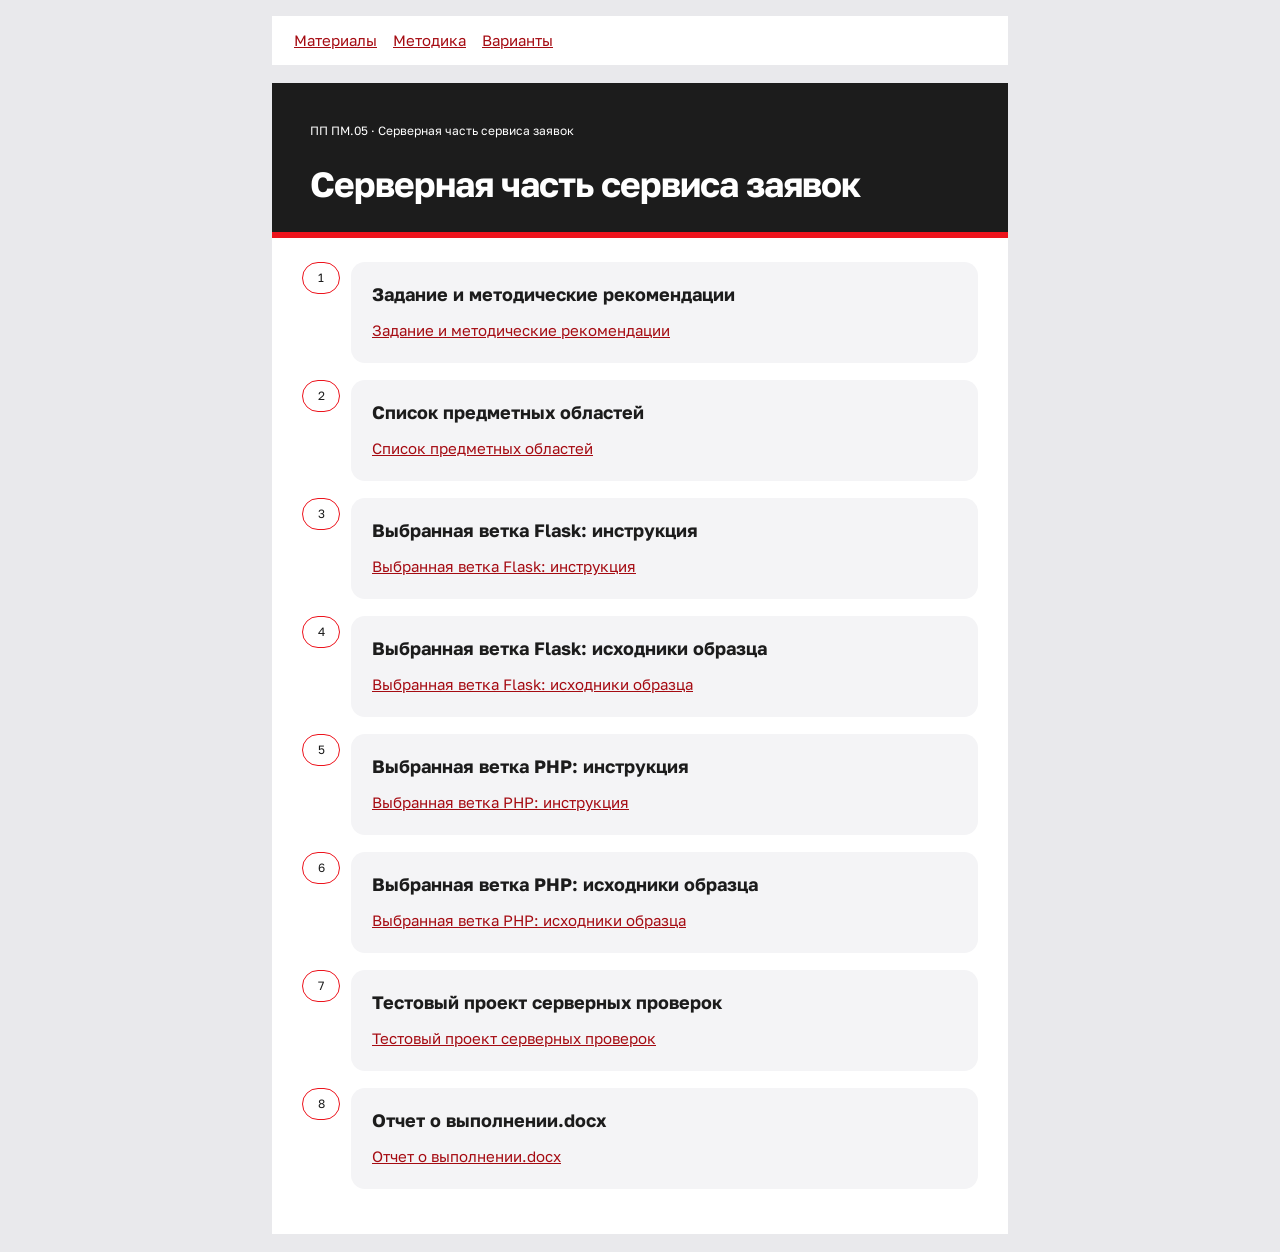
<file: site/index.html>
<!doctype html><html lang="ru"><meta charset="utf-8"><meta name="viewport" content="width=device-width,initial-scale=1"><title>Серверная часть сервиса заявок</title><style>@font-face{font-family:Golos;src:url(assets/fonts/GolosText-Regular.ttf)}@font-face{font-family:Golos;src:url(assets/fonts/GolosText-Bold.ttf);font-weight:700}*{box-sizing:border-box}body{margin:0;background:#e9e9ec;color:#1c1c1c;font:15px/1.65 Golos,Arial,sans-serif}nav{max-width:736px;margin:16px auto;background:#fff;padding:12px 22px}nav a{margin-right:16px;color:#a50b12}article{max-width:736px;margin:18px auto;background:#fff}header{padding:34px 38px 28px;background:#1c1c1c;color:white;border-bottom:6px solid #ed131c}header h1{font-size:35px;line-height:1.15;letter-spacing:-1px;margin:22px 0 0}header small{font-size:12px}.content{padding:24px 30px 28px}.step{display:grid;grid-template-columns:38px 1fr;gap:11px;margin:0 0 17px}.num{height:32px;min-width:38px;border:1.5px solid #ed131c;border-radius:18px;text-align:center;font-size:12px;line-height:29px;background:white}.block{padding:20px 21px;border-radius:14px;background:#f4f4f6}.block h2{font-size:18px;line-height:1.35;margin:0 0 12px}.block p{margin:0 0 10px;overflow-wrap:anywhere}pre{font:12px/1.65 Consolas,monospace;white-space:pre-wrap;overflow-wrap:anywhere;background:white;padding:15px;border:1px solid #dfe1e5;border-radius:7px}img{display:block;max-width:100%;height:auto}figcaption{font-size:13px;line-height:1.6}a{color:#a50b12}@media(max-width:570px){header{padding:29px 22px 24px}header h1{font-size:30px}.content{padding:23px 16px 24px}.step{grid-template-columns:27px 1fr;gap:8px}.num{min-width:27px;font-size:11px}.block{padding:17px 15px}}</style><nav><a href="index.html">Материалы</a><a href="lessons.html">Методика</a><a href="areas.html">Варианты</a></nav><article><header><small>ПП ПМ.05 · Серверная часть сервиса заявок</small><h1>Серверная часть сервиса заявок</h1></header><div class="content"><div class="step"><span class="num">1</span><section class="block"><h2>Задание и методические рекомендации</h2><a href="https://raw.githubusercontent.com/OlgaKraven/2026-2027-09.02.07-rvmp-pp-pm.05-sem07/main/site/downloads/assignment.pdf">Задание и методические рекомендации</a></section></div><div class="step"><span class="num">2</span><section class="block"><h2>Список предметных областей</h2><a href="https://raw.githubusercontent.com/OlgaKraven/2026-2027-09.02.07-rvmp-pp-pm.05-sem07/main/site/downloads/guide.pdf">Список предметных областей</a></section></div><div class="step"><span class="num">3</span><section class="block"><h2>Выбранная ветка Flask: инструкция</h2><a href="https://raw.githubusercontent.com/OlgaKraven/2026-2027-09.02.07-rvmp-pp-pm.05-sem07/main/site/downloads/flask.pdf">Выбранная ветка Flask: инструкция</a></section></div><div class="step"><span class="num">4</span><section class="block"><h2>Выбранная ветка Flask: исходники образца</h2><a href="https://raw.githubusercontent.com/OlgaKraven/2026-2027-09.02.07-rvmp-pp-pm.05-sem07/main/site/downloads/flask.zip">Выбранная ветка Flask: исходники образца</a></section></div><div class="step"><span class="num">5</span><section class="block"><h2>Выбранная ветка PHP: инструкция</h2><a href="https://raw.githubusercontent.com/OlgaKraven/2026-2027-09.02.07-rvmp-pp-pm.05-sem07/main/site/downloads/php.pdf">Выбранная ветка PHP: инструкция</a></section></div><div class="step"><span class="num">6</span><section class="block"><h2>Выбранная ветка PHP: исходники образца</h2><a href="https://raw.githubusercontent.com/OlgaKraven/2026-2027-09.02.07-rvmp-pp-pm.05-sem07/main/site/downloads/php.zip">Выбранная ветка PHP: исходники образца</a></section></div><div class="step"><span class="num">7</span><section class="block"><h2>Тестовый проект серверных проверок</h2><a href="https://raw.githubusercontent.com/OlgaKraven/2026-2027-09.02.07-rvmp-pp-pm.05-sem07/main/site/downloads/tests.zip">Тестовый проект серверных проверок</a></section></div><div class="step"><span class="num">8</span><section class="block"><h2>Отчет о выполнении.docx</h2><a href="https://raw.githubusercontent.com/OlgaKraven/2026-2027-09.02.07-rvmp-pp-pm.05-sem07/main/site/downloads/Отчет%20о%20выполнении.docx">Отчет о выполнении.docx</a></section></div></div></article></html>
</file>
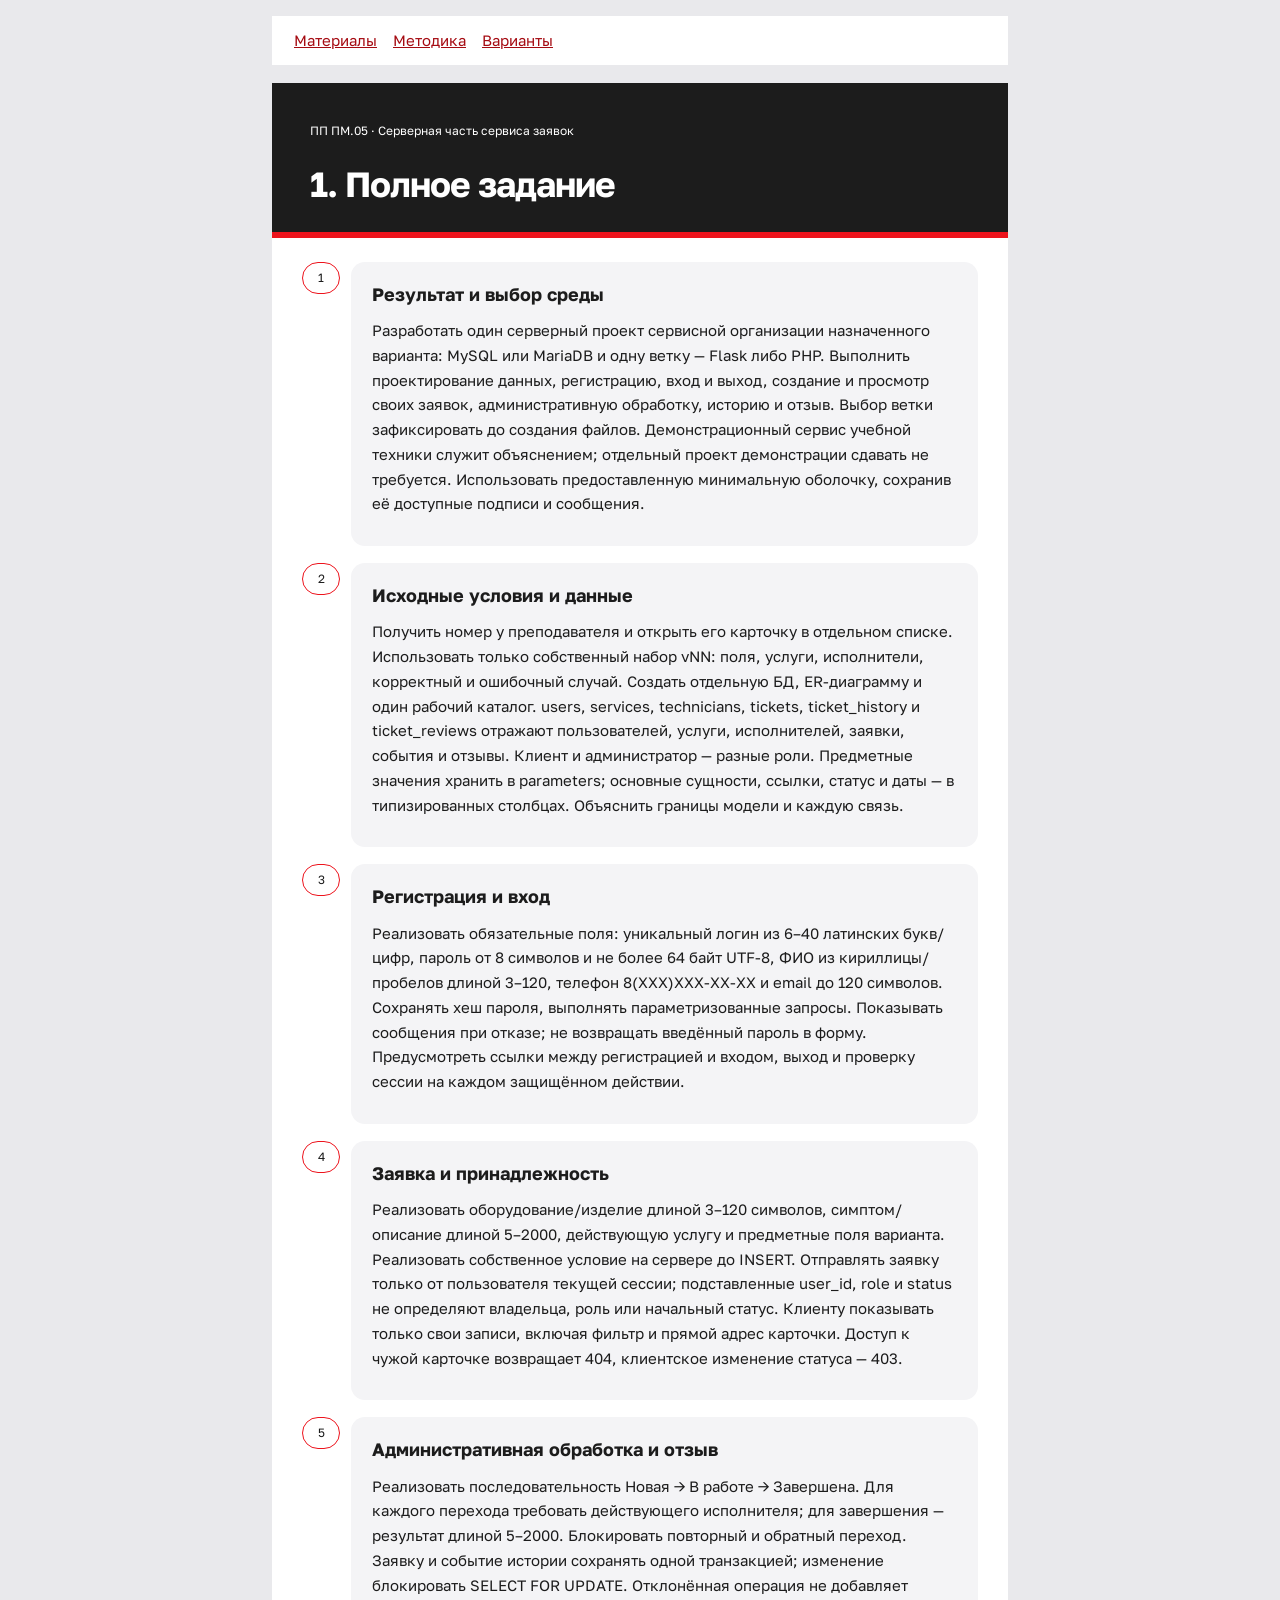
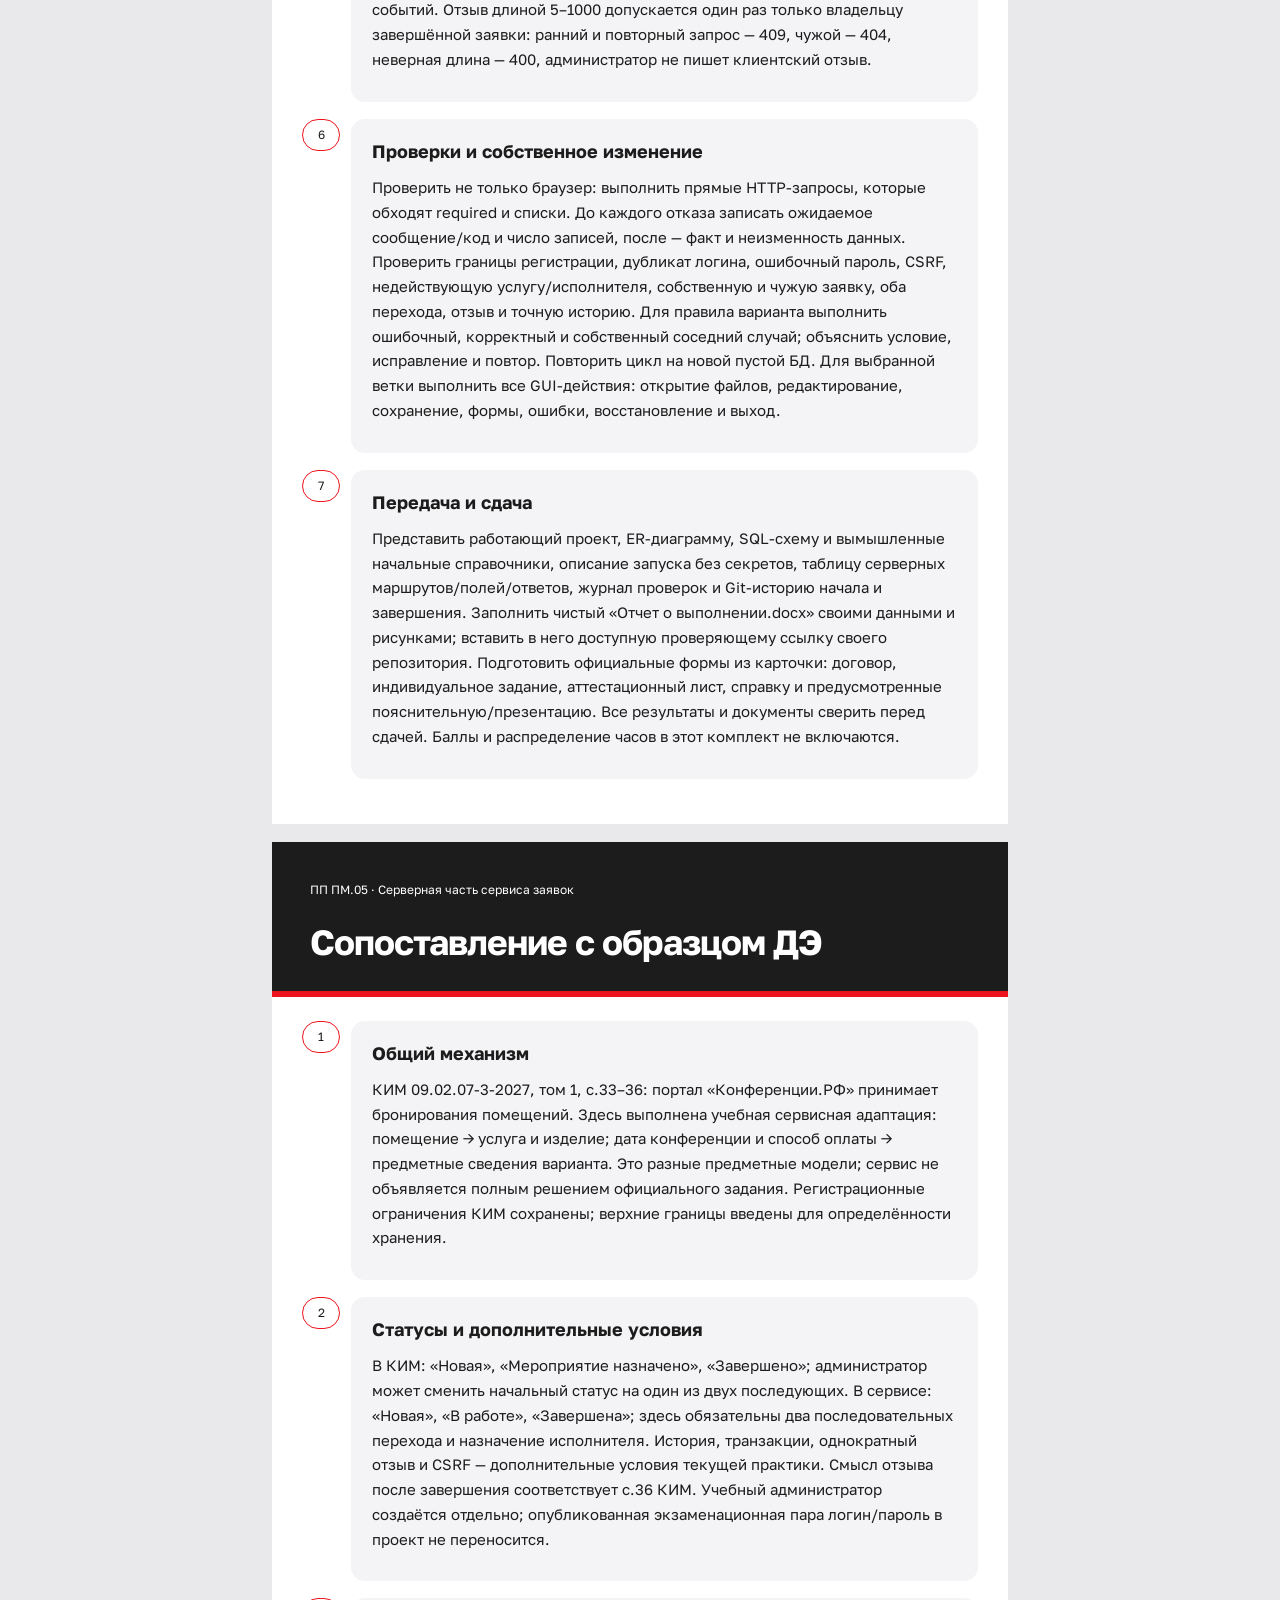
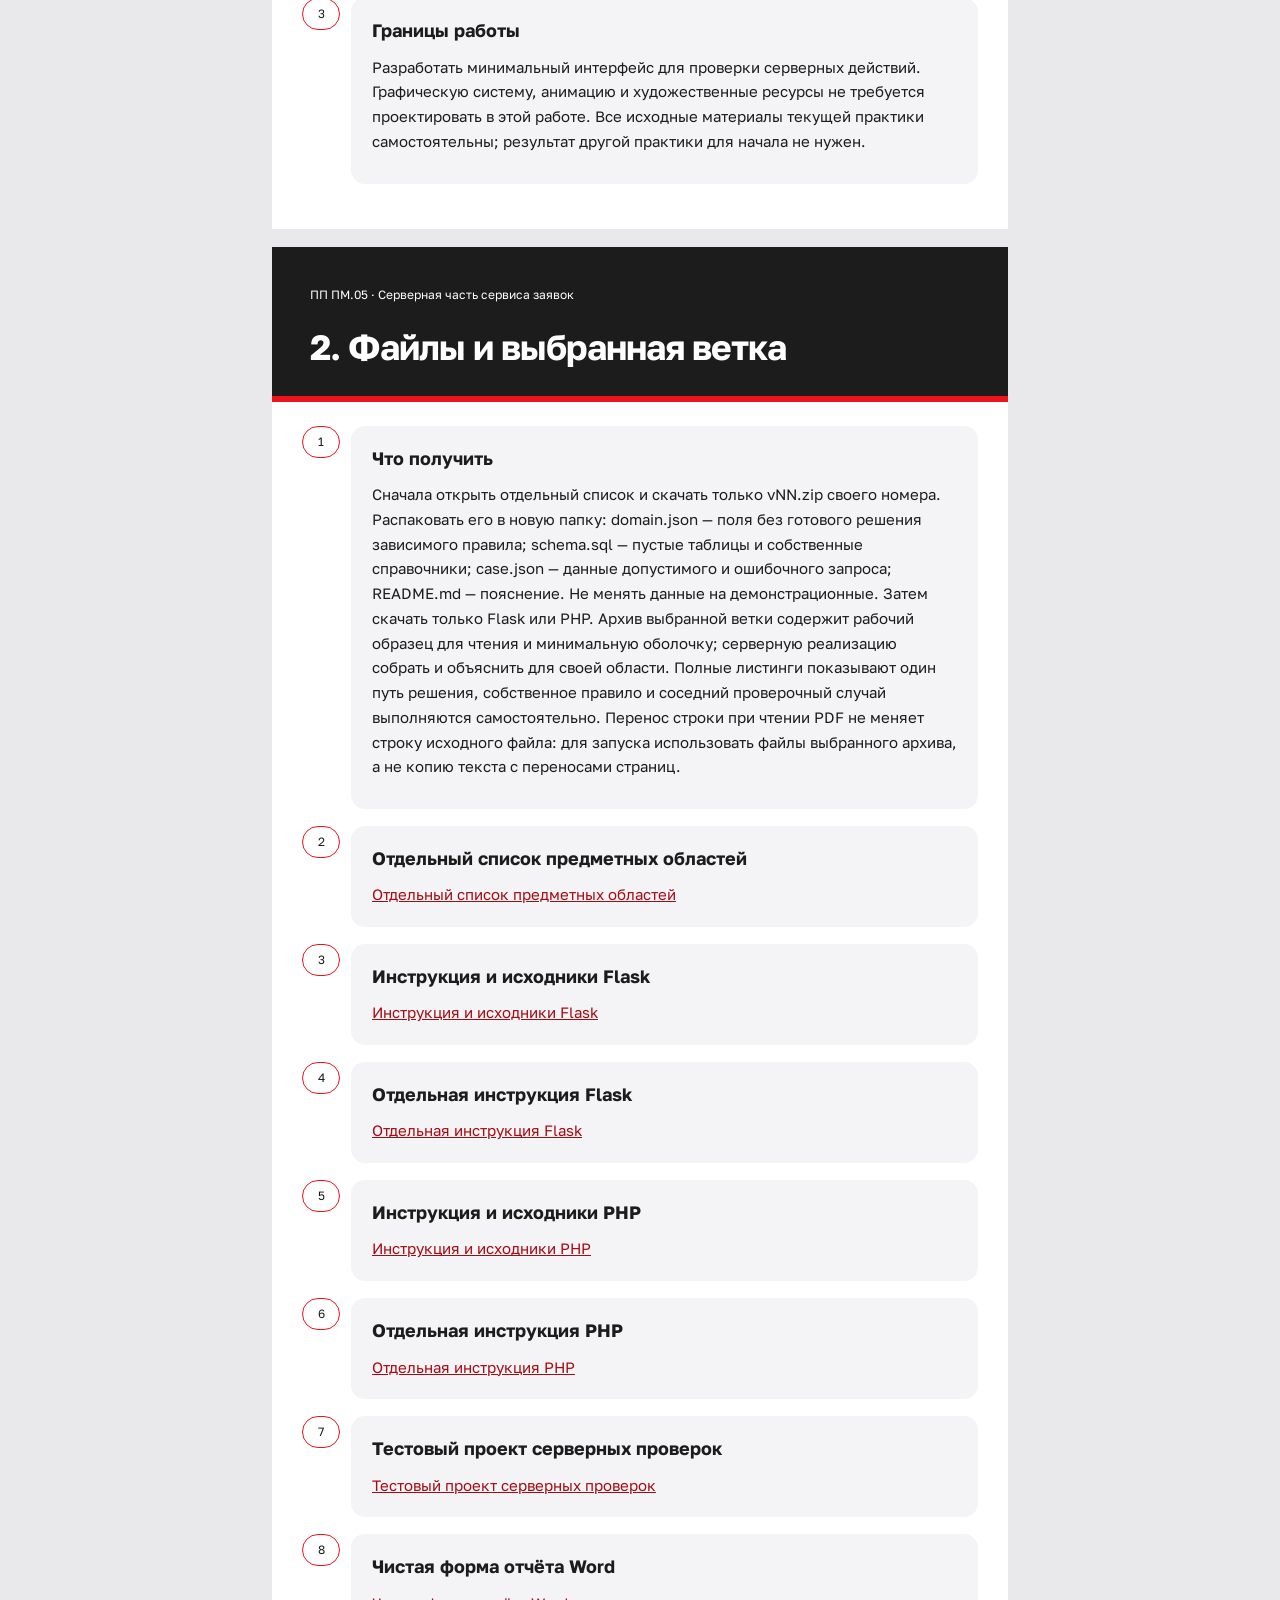
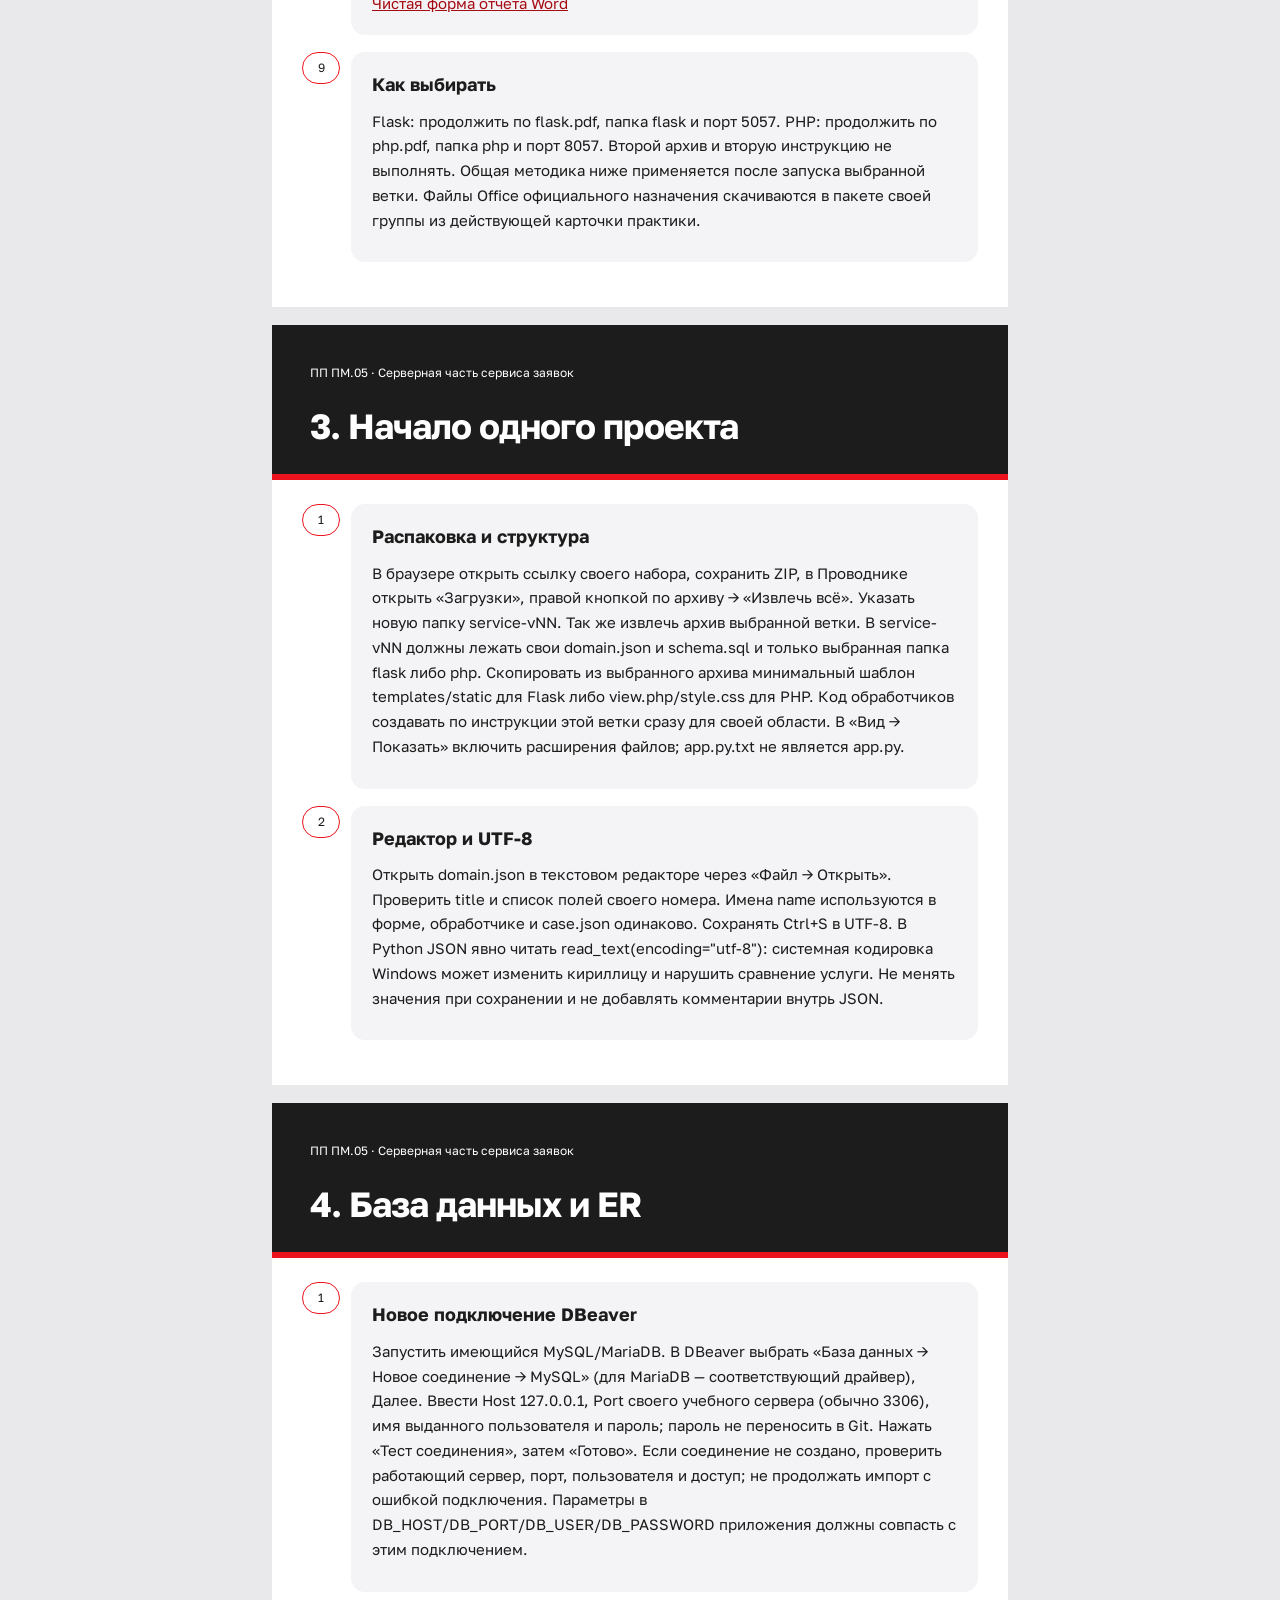
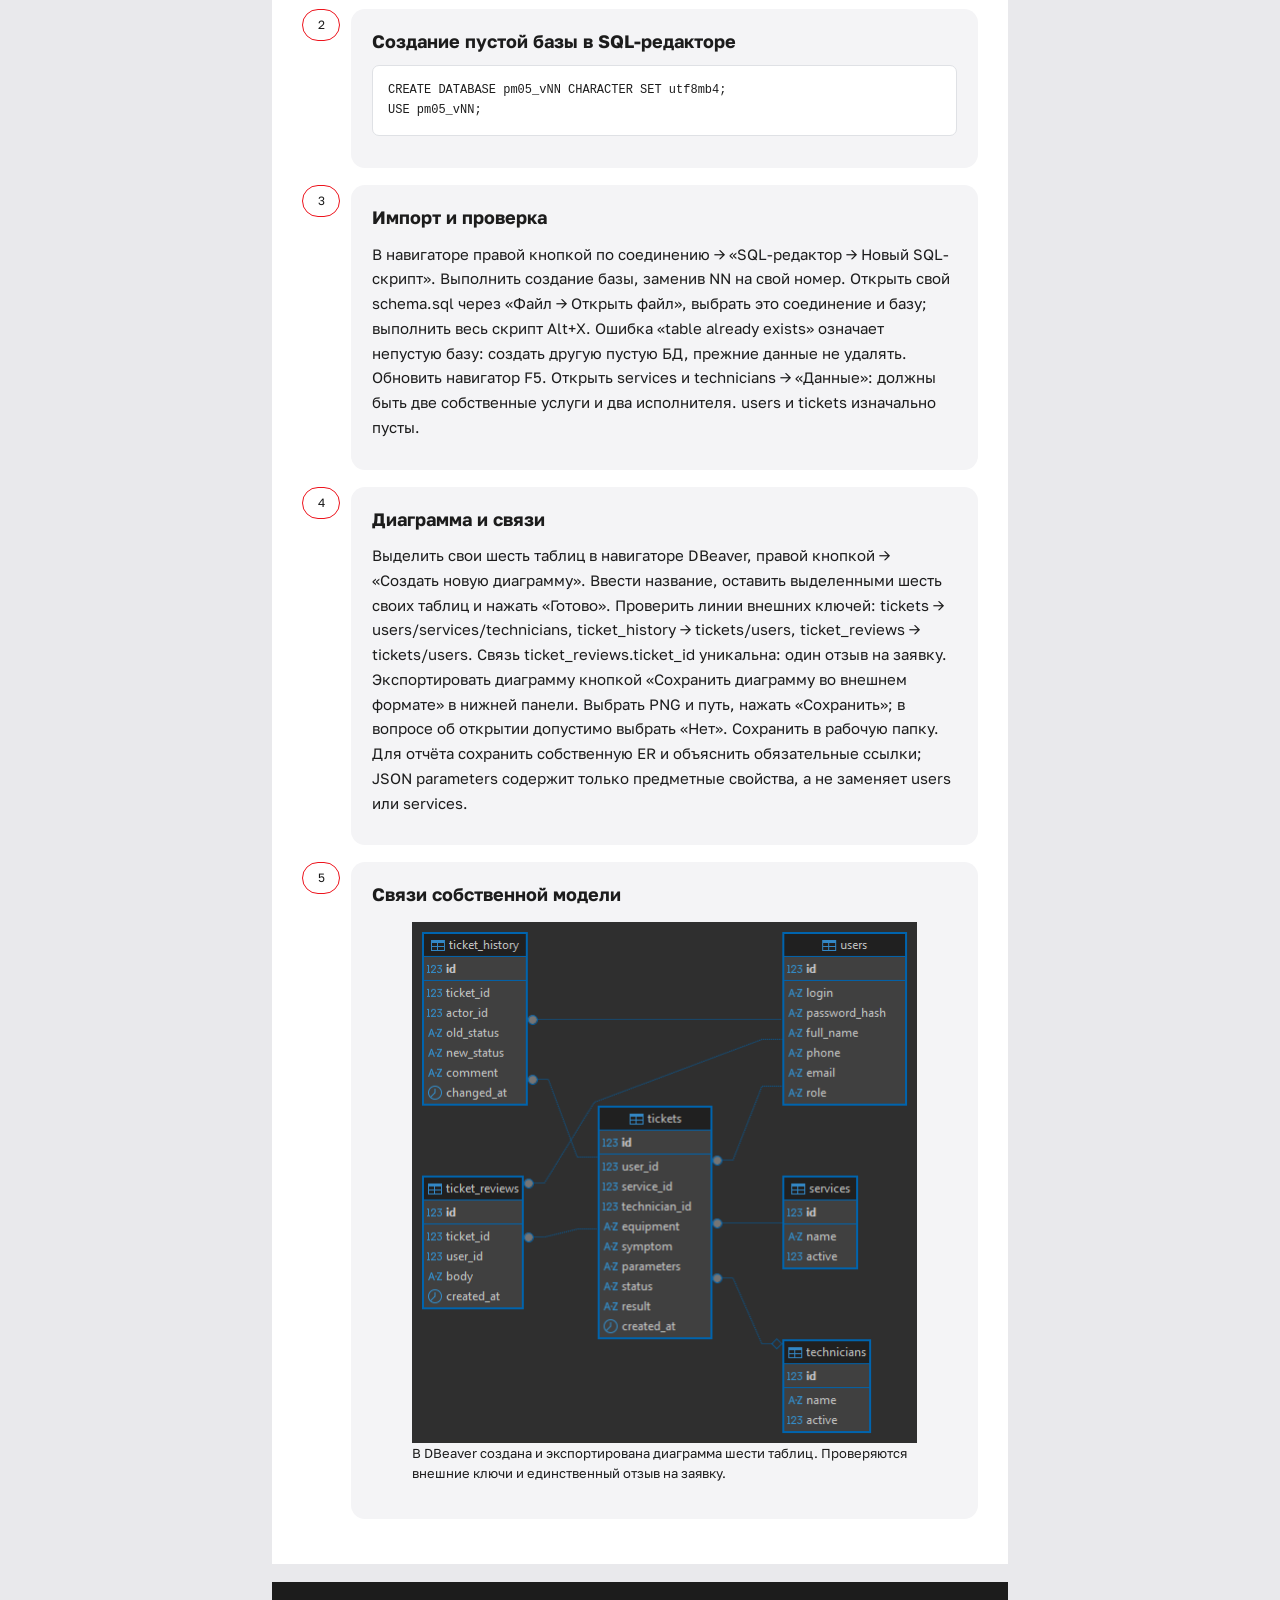
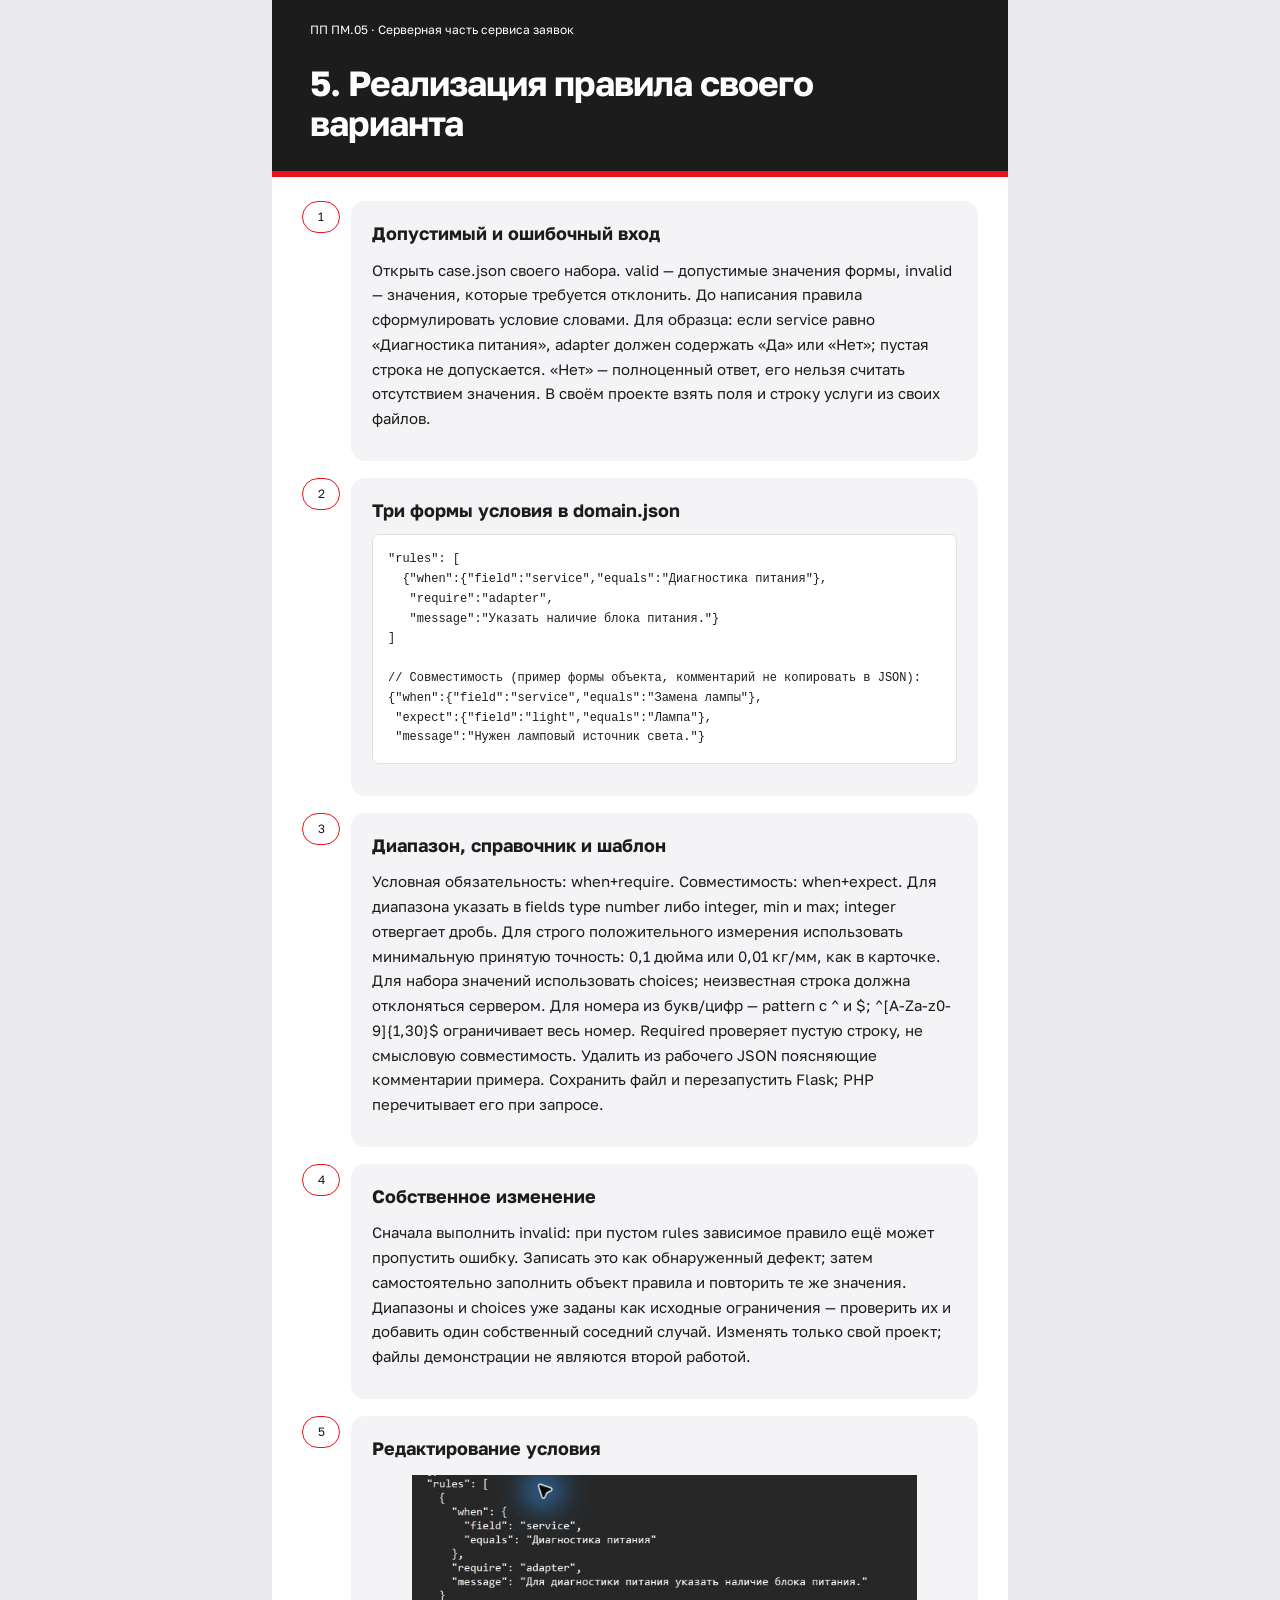
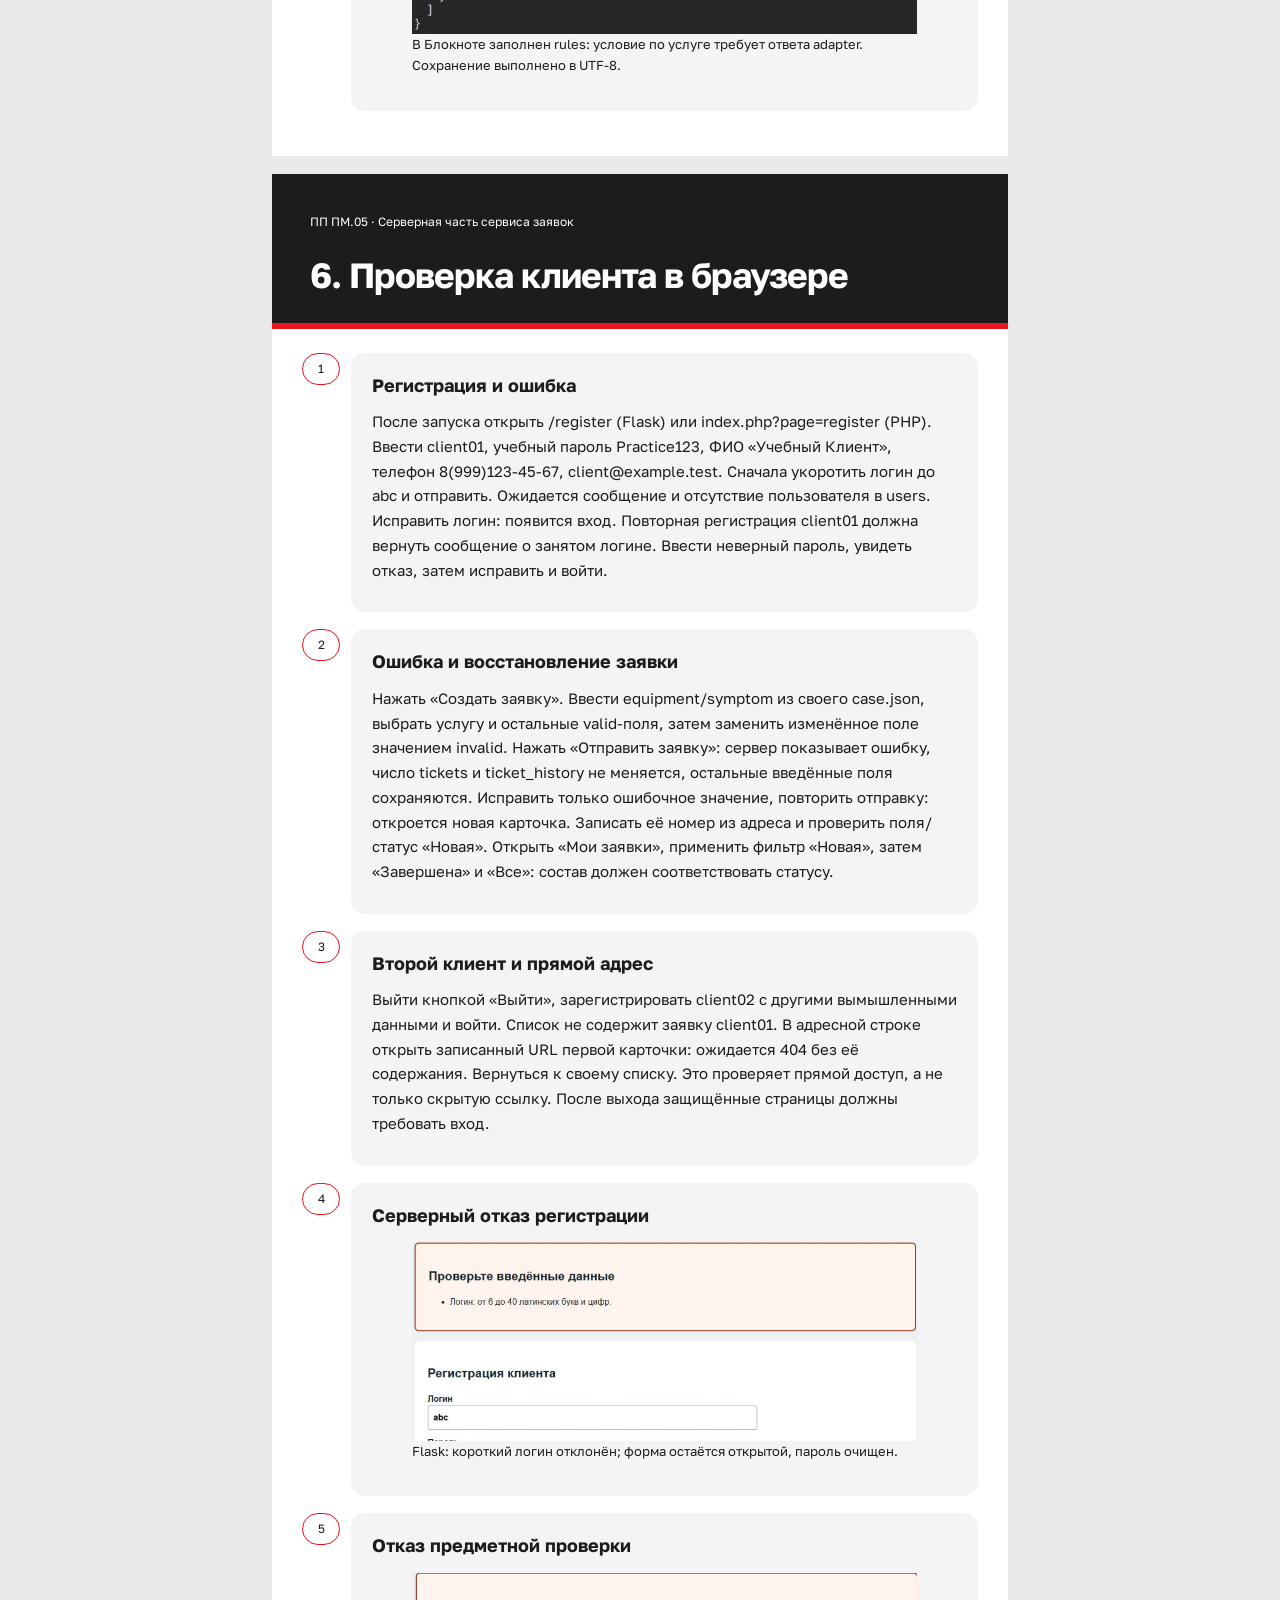
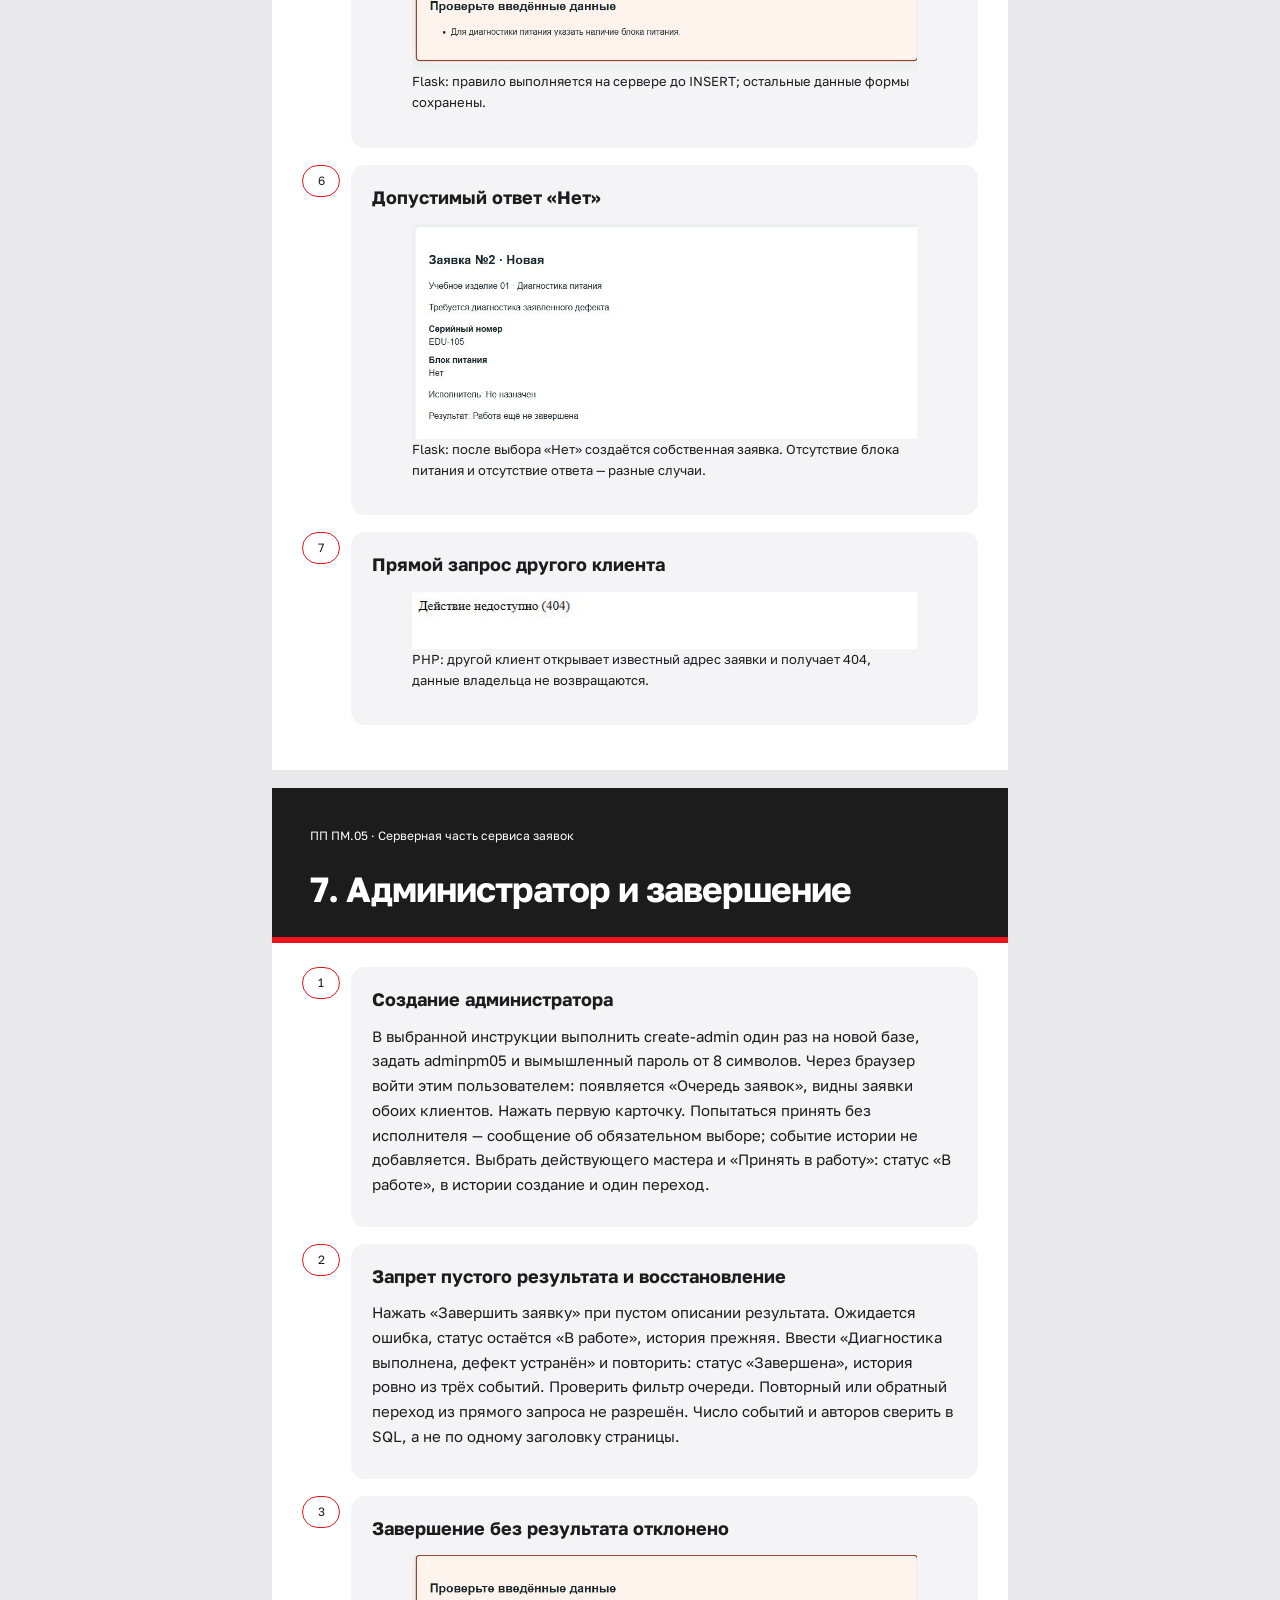
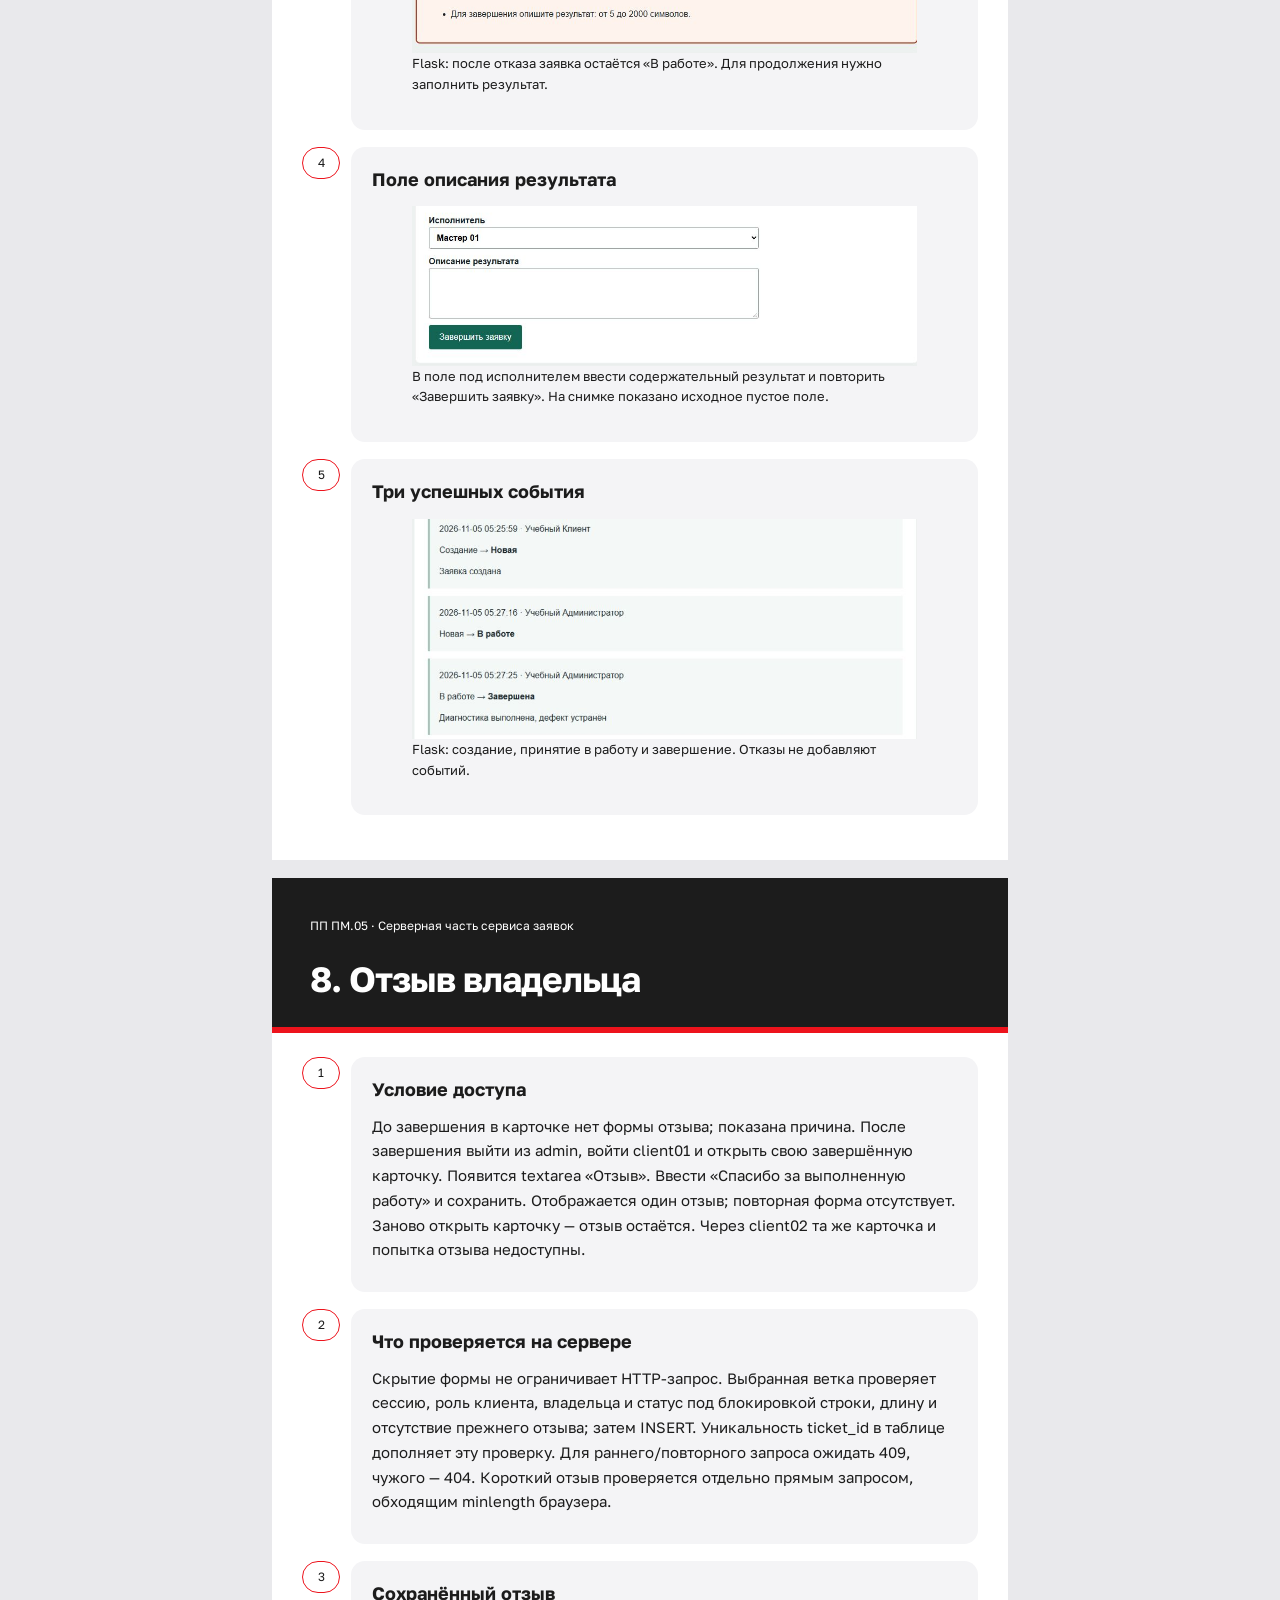
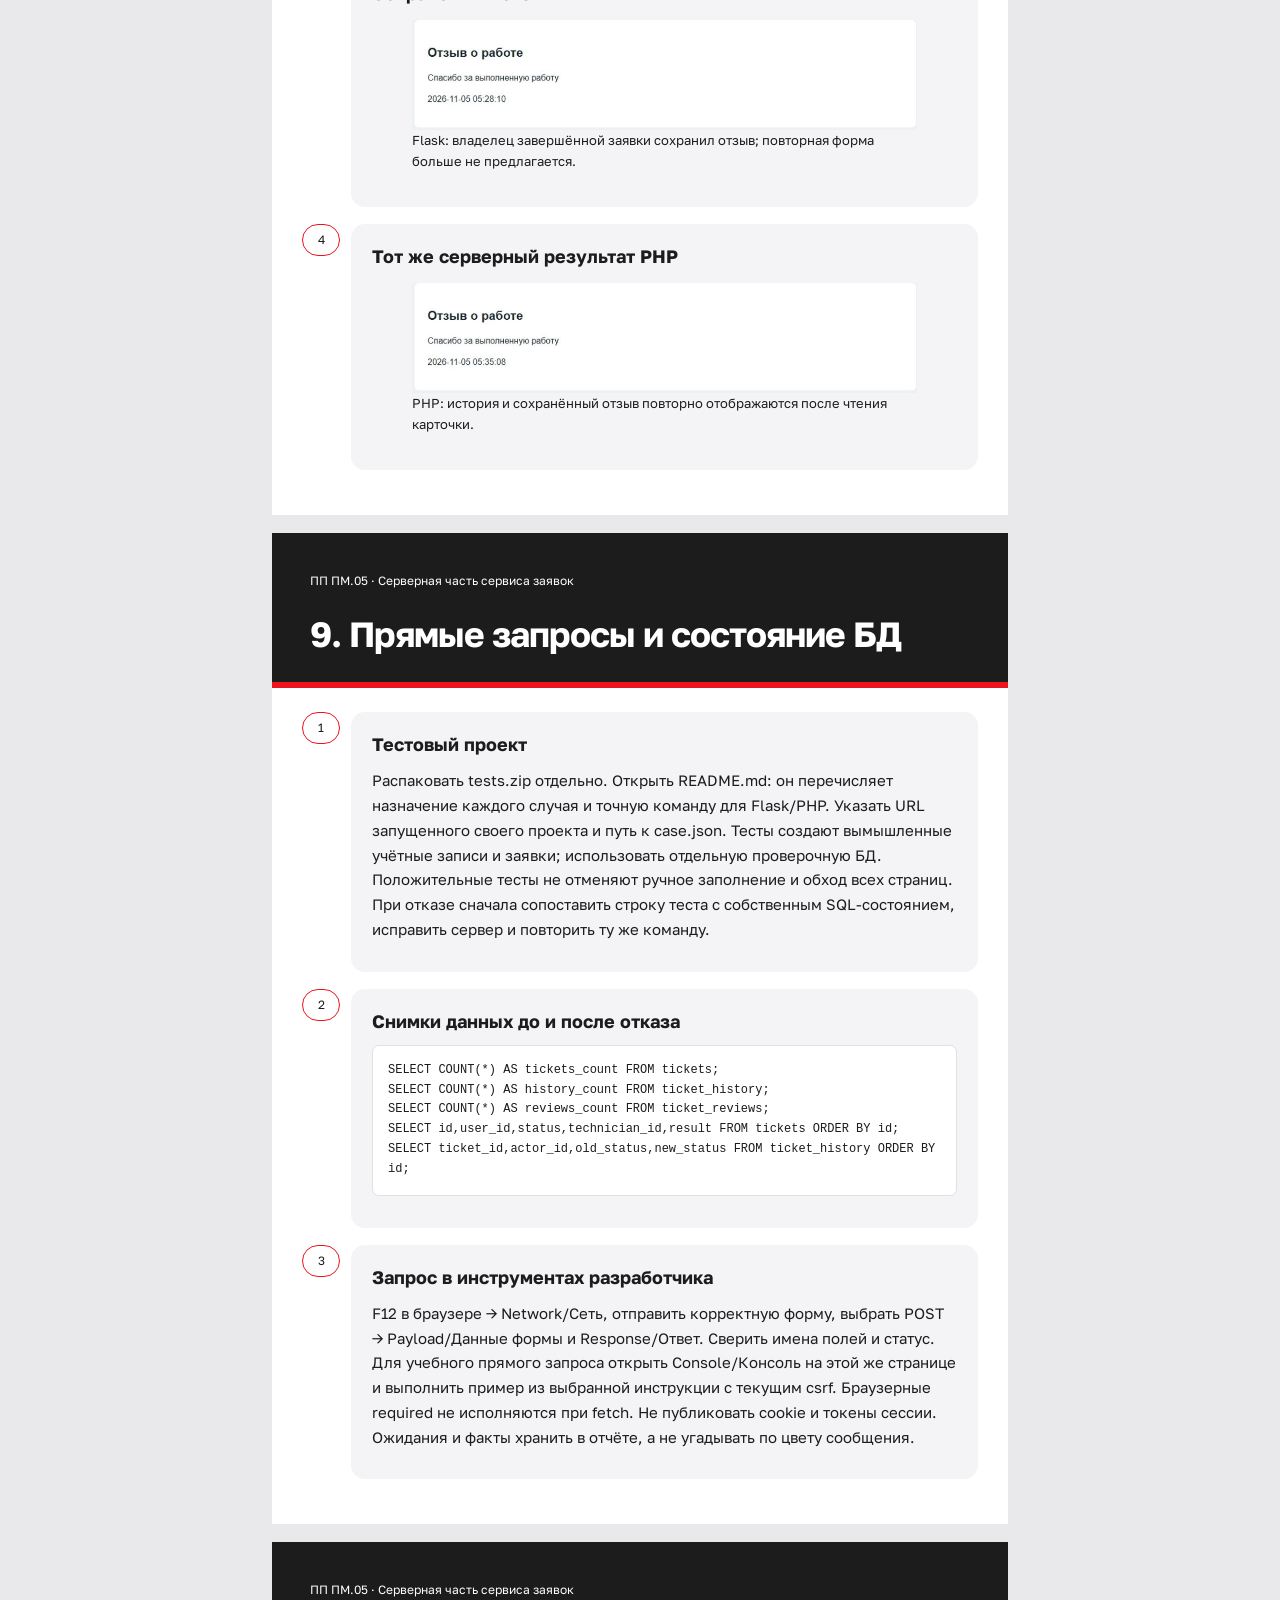
<file: site/lessons.html>
<!doctype html><html lang="ru"><meta charset="utf-8"><meta name="viewport" content="width=device-width,initial-scale=1"><title>Задание и методические рекомендации</title><style>@font-face{font-family:Golos;src:url(assets/fonts/GolosText-Regular.ttf)}@font-face{font-family:Golos;src:url(assets/fonts/GolosText-Bold.ttf);font-weight:700}*{box-sizing:border-box}body{margin:0;background:#e9e9ec;color:#1c1c1c;font:15px/1.65 Golos,Arial,sans-serif}nav{max-width:736px;margin:16px auto;background:#fff;padding:12px 22px}nav a{margin-right:16px;color:#a50b12}article{max-width:736px;margin:18px auto;background:#fff}header{padding:34px 38px 28px;background:#1c1c1c;color:white;border-bottom:6px solid #ed131c}header h1{font-size:35px;line-height:1.15;letter-spacing:-1px;margin:22px 0 0}header small{font-size:12px}.content{padding:24px 30px 28px}.step{display:grid;grid-template-columns:38px 1fr;gap:11px;margin:0 0 17px}.num{height:32px;min-width:38px;border:1.5px solid #ed131c;border-radius:18px;text-align:center;font-size:12px;line-height:29px;background:white}.block{padding:20px 21px;border-radius:14px;background:#f4f4f6}.block h2{font-size:18px;line-height:1.35;margin:0 0 12px}.block p{margin:0 0 10px;overflow-wrap:anywhere}pre{font:12px/1.65 Consolas,monospace;white-space:pre-wrap;overflow-wrap:anywhere;background:white;padding:15px;border:1px solid #dfe1e5;border-radius:7px}img{display:block;max-width:100%;height:auto}figcaption{font-size:13px;line-height:1.6}a{color:#a50b12}@media(max-width:570px){header{padding:29px 22px 24px}header h1{font-size:30px}.content{padding:23px 16px 24px}.step{grid-template-columns:27px 1fr;gap:8px}.num{min-width:27px;font-size:11px}.block{padding:17px 15px}}</style><nav><a href="index.html">Материалы</a><a href="lessons.html">Методика</a><a href="areas.html">Варианты</a></nav><article><header><small>ПП ПМ.05 · Серверная часть сервиса заявок</small><h1>1. Полное задание</h1></header><div class="content"><div class="step"><span class="num">1</span><section class="block"><h2>Результат и выбор среды</h2><p>Разработать один серверный проект сервисной организации назначенного варианта: MySQL или MariaDB и одну ветку — Flask либо PHP. Выполнить проектирование данных, регистрацию, вход и выход, создание и просмотр своих заявок, административную обработку, историю и отзыв. Выбор ветки зафиксировать до создания файлов. Демонстрационный сервис учебной техники служит объяснением; отдельный проект демонстрации сдавать не требуется. Использовать предоставленную минимальную оболочку, сохранив её доступные подписи и сообщения.</p></section></div><div class="step"><span class="num">2</span><section class="block"><h2>Исходные условия и данные</h2><p>Получить номер у преподавателя и открыть его карточку в отдельном списке. Использовать только собственный набор vNN: поля, услуги, исполнители, корректный и ошибочный случай. Создать отдельную БД, ER-диаграмму и один рабочий каталог. users, services, technicians, tickets, ticket_history и ticket_reviews отражают пользователей, услуги, исполнителей, заявки, события и отзывы. Клиент и администратор — разные роли. Предметные значения хранить в parameters; основные сущности, ссылки, статус и даты — в типизированных столбцах. Объяснить границы модели и каждую связь.</p></section></div><div class="step"><span class="num">3</span><section class="block"><h2>Регистрация и вход</h2><p>Реализовать обязательные поля: уникальный логин из 6–40 латинских букв/цифр, пароль от 8 символов и не более 64 байт UTF-8, ФИО из кириллицы/пробелов длиной 3–120, телефон 8(XXX)XXX-XX-XX и email до 120 символов. Сохранять хеш пароля, выполнять параметризованные запросы. Показывать сообщения при отказе; не возвращать введённый пароль в форму. Предусмотреть ссылки между регистрацией и входом, выход и проверку сессии на каждом защищённом действии.</p></section></div><div class="step"><span class="num">4</span><section class="block"><h2>Заявка и принадлежность</h2><p>Реализовать оборудование/изделие длиной 3–120 символов, симптом/описание длиной 5–2000, действующую услугу и предметные поля варианта. Реализовать собственное условие на сервере до INSERT. Отправлять заявку только от пользователя текущей сессии; подставленные user_id, role и status не определяют владельца, роль или начальный статус. Клиенту показывать только свои записи, включая фильтр и прямой адрес карточки. Доступ к чужой карточке возвращает 404, клиентское изменение статуса — 403.</p></section></div><div class="step"><span class="num">5</span><section class="block"><h2>Административная обработка и отзыв</h2><p>Реализовать последовательность Новая → В работе → Завершена. Для каждого перехода требовать действующего исполнителя; для завершения — результат длиной 5–2000. Блокировать повторный и обратный переход. Заявку и событие истории сохранять одной транзакцией; изменение блокировать SELECT FOR UPDATE. Отклонённая операция не добавляет событий. Отзыв длиной 5–1000 допускается один раз только владельцу завершённой заявки: ранний и повторный запрос — 409, чужой — 404, неверная длина — 400, администратор не пишет клиентский отзыв.</p></section></div><div class="step"><span class="num">6</span><section class="block"><h2>Проверки и собственное изменение</h2><p>Проверить не только браузер: выполнить прямые HTTP-запросы, которые обходят required и списки. До каждого отказа записать ожидаемое сообщение/код и число записей, после — факт и неизменность данных. Проверить границы регистрации, дубликат логина, ошибочный пароль, CSRF, недействующую услугу/исполнителя, собственную и чужую заявку, оба перехода, отзыв и точную историю. Для правила варианта выполнить ошибочный, корректный и собственный соседний случай; объяснить условие, исправление и повтор. Повторить цикл на новой пустой БД. Для выбранной ветки выполнить все GUI-действия: открытие файлов, редактирование, сохранение, формы, ошибки, восстановление и выход.</p></section></div><div class="step"><span class="num">7</span><section class="block"><h2>Передача и сдача</h2><p>Представить работающий проект, ER-диаграмму, SQL-схему и вымышленные начальные справочники, описание запуска без секретов, таблицу серверных маршрутов/полей/ответов, журнал проверок и Git-историю начала и завершения. Заполнить чистый «Отчет о выполнении.docx» своими данными и рисунками; вставить в него доступную проверяющему ссылку своего репозитория. Подготовить официальные формы из карточки: договор, индивидуальное задание, аттестационный лист, справку и предусмотренные пояснительную/презентацию. Все результаты и документы сверить перед сдачей. Баллы и распределение часов в этот комплект не включаются.</p></section></div></div></article><article><header><small>ПП ПМ.05 · Серверная часть сервиса заявок</small><h1>Сопоставление с образцом ДЭ</h1></header><div class="content"><div class="step"><span class="num">1</span><section class="block"><h2>Общий механизм</h2><p>КИМ 09.02.07-3-2027, том 1, с.33–36: портал «Конференции.РФ» принимает бронирования помещений. Здесь выполнена учебная сервисная адаптация: помещение → услуга и изделие; дата конференции и способ оплаты → предметные сведения варианта. Это разные предметные модели; сервис не объявляется полным решением официального задания. Регистрационные ограничения КИМ сохранены; верхние границы введены для определённости хранения.</p></section></div><div class="step"><span class="num">2</span><section class="block"><h2>Статусы и дополнительные условия</h2><p>В КИМ: «Новая», «Мероприятие назначено», «Завершено»; администратор может сменить начальный статус на один из двух последующих. В сервисе: «Новая», «В работе», «Завершена»; здесь обязательны два последовательных перехода и назначение исполнителя. История, транзакции, однократный отзыв и CSRF — дополнительные условия текущей практики. Смысл отзыва после завершения соответствует с.36 КИМ. Учебный администратор создаётся отдельно; опубликованная экзаменационная пара логин/пароль в проект не переносится.</p></section></div><div class="step"><span class="num">3</span><section class="block"><h2>Границы работы</h2><p>Разработать минимальный интерфейс для проверки серверных действий. Графическую систему, анимацию и художественные ресурсы не требуется проектировать в этой работе. Все исходные материалы текущей практики самостоятельны; результат другой практики для начала не нужен.</p></section></div></div></article><article><header><small>ПП ПМ.05 · Серверная часть сервиса заявок</small><h1>2. Файлы и выбранная ветка</h1></header><div class="content"><div class="step"><span class="num">1</span><section class="block"><h2>Что получить</h2><p>Сначала открыть отдельный список и скачать только vNN.zip своего номера. Распаковать его в новую папку: domain.json — поля без готового решения зависимого правила; schema.sql — пустые таблицы и собственные справочники; case.json — данные допустимого и ошибочного запроса; README.md — пояснение. Не менять данные на демонстрационные. Затем скачать только Flask или PHP. Архив выбранной ветки содержит рабочий образец для чтения и минимальную оболочку; серверную реализацию собрать и объяснить для своей области. Полные листинги показывают один путь решения, собственное правило и соседний проверочный случай выполняются самостоятельно. Перенос строки при чтении PDF не меняет строку исходного файла: для запуска использовать файлы выбранного архива, а не копию текста с переносами страниц.</p></section></div><div class="step"><span class="num">2</span><section class="block"><h2>Отдельный список предметных областей</h2><a href="https://raw.githubusercontent.com/OlgaKraven/2026-2027-09.02.07-rvmp-pp-pm.05-sem07/main/site/downloads/guide.pdf">Отдельный список предметных областей</a></section></div><div class="step"><span class="num">3</span><section class="block"><h2>Инструкция и исходники Flask</h2><a href="https://raw.githubusercontent.com/OlgaKraven/2026-2027-09.02.07-rvmp-pp-pm.05-sem07/main/site/downloads/flask.zip">Инструкция и исходники Flask</a></section></div><div class="step"><span class="num">4</span><section class="block"><h2>Отдельная инструкция Flask</h2><a href="https://raw.githubusercontent.com/OlgaKraven/2026-2027-09.02.07-rvmp-pp-pm.05-sem07/main/site/downloads/flask.pdf">Отдельная инструкция Flask</a></section></div><div class="step"><span class="num">5</span><section class="block"><h2>Инструкция и исходники PHP</h2><a href="https://raw.githubusercontent.com/OlgaKraven/2026-2027-09.02.07-rvmp-pp-pm.05-sem07/main/site/downloads/php.zip">Инструкция и исходники PHP</a></section></div><div class="step"><span class="num">6</span><section class="block"><h2>Отдельная инструкция PHP</h2><a href="https://raw.githubusercontent.com/OlgaKraven/2026-2027-09.02.07-rvmp-pp-pm.05-sem07/main/site/downloads/php.pdf">Отдельная инструкция PHP</a></section></div><div class="step"><span class="num">7</span><section class="block"><h2>Тестовый проект серверных проверок</h2><a href="https://raw.githubusercontent.com/OlgaKraven/2026-2027-09.02.07-rvmp-pp-pm.05-sem07/main/site/downloads/tests.zip">Тестовый проект серверных проверок</a></section></div><div class="step"><span class="num">8</span><section class="block"><h2>Чистая форма отчёта Word</h2><a href="https://raw.githubusercontent.com/OlgaKraven/2026-2027-09.02.07-rvmp-pp-pm.05-sem07/main/site/downloads/Отчет%20о%20выполнении.docx">Чистая форма отчёта Word</a></section></div><div class="step"><span class="num">9</span><section class="block"><h2>Как выбирать</h2><p>Flask: продолжить по flask.pdf, папка flask и порт 5057. PHP: продолжить по php.pdf, папка php и порт 8057. Второй архив и вторую инструкцию не выполнять. Общая методика ниже применяется после запуска выбранной ветки. Файлы Office официального назначения скачиваются в пакете своей группы из действующей карточки практики.</p></section></div></div></article><article><header><small>ПП ПМ.05 · Серверная часть сервиса заявок</small><h1>3. Начало одного проекта</h1></header><div class="content"><div class="step"><span class="num">1</span><section class="block"><h2>Распаковка и структура</h2><p>В браузере открыть ссылку своего набора, сохранить ZIP, в Проводнике открыть «Загрузки», правой кнопкой по архиву → «Извлечь всё». Указать новую папку service-vNN. Так же извлечь архив выбранной ветки. В service-vNN должны лежать свои domain.json и schema.sql и только выбранная папка flask либо php. Скопировать из выбранного архива минимальный шаблон templates/static для Flask либо view.php/style.css для PHP. Код обработчиков создавать по инструкции этой ветки сразу для своей области. В «Вид → Показать» включить расширения файлов; app.py.txt не является app.py.</p></section></div><div class="step"><span class="num">2</span><section class="block"><h2>Редактор и UTF-8</h2><p>Открыть domain.json в текстовом редакторе через «Файл → Открыть». Проверить title и список полей своего номера. Имена name используются в форме, обработчике и case.json одинаково. Сохранять Ctrl+S в UTF-8. В Python JSON явно читать read_text(encoding=&quot;utf-8&quot;): системная кодировка Windows может изменить кириллицу и нарушить сравнение услуги. Не менять значения при сохранении и не добавлять комментарии внутрь JSON.</p></section></div></div></article><article><header><small>ПП ПМ.05 · Серверная часть сервиса заявок</small><h1>4. База данных и ER</h1></header><div class="content"><div class="step"><span class="num">1</span><section class="block"><h2>Новое подключение DBeaver</h2><p>Запустить имеющийся MySQL/MariaDB. В DBeaver выбрать «База данных → Новое соединение → MySQL» (для MariaDB — соответствующий драйвер), Далее. Ввести Host 127.0.0.1, Port своего учебного сервера (обычно 3306), имя выданного пользователя и пароль; пароль не переносить в Git. Нажать «Тест соединения», затем «Готово». Если соединение не создано, проверить работающий сервер, порт, пользователя и доступ; не продолжать импорт с ошибкой подключения. Параметры в DB_HOST/DB_PORT/DB_USER/DB_PASSWORD приложения должны совпасть с этим подключением.</p></section></div><div class="step"><span class="num">2</span><section class="block"><h2>Создание пустой базы в SQL-редакторе</h2><pre>CREATE DATABASE pm05_vNN CHARACTER SET utf8mb4;
USE pm05_vNN;</pre></section></div><div class="step"><span class="num">3</span><section class="block"><h2>Импорт и проверка</h2><p>В навигаторе правой кнопкой по соединению → «SQL-редактор → Новый SQL-скрипт». Выполнить создание базы, заменив NN на свой номер. Открыть свой schema.sql через «Файл → Открыть файл», выбрать это соединение и базу; выполнить весь скрипт Alt+X. Ошибка «table already exists» означает непустую базу: создать другую пустую БД, прежние данные не удалять. Обновить навигатор F5. Открыть services и technicians → «Данные»: должны быть две собственные услуги и два исполнителя. users и tickets изначально пусты.</p></section></div><div class="step"><span class="num">4</span><section class="block"><h2>Диаграмма и связи</h2><p>Выделить свои шесть таблиц в навигаторе DBeaver, правой кнопкой → «Создать новую диаграмму». Ввести название, оставить выделенными шесть своих таблиц и нажать «Готово». Проверить линии внешних ключей: tickets → users/services/technicians, ticket_history → tickets/users, ticket_reviews → tickets/users. Связь ticket_reviews.ticket_id уникальна: один отзыв на заявку. Экспортировать диаграмму кнопкой «Сохранить диаграмму во внешнем формате» в нижней панели. Выбрать PNG и путь, нажать «Сохранить»; в вопросе об открытии допустимо выбрать «Нет». Сохранить в рабочую папку. Для отчёта сохранить собственную ER и объяснить обязательные ссылки; JSON parameters содержит только предметные свойства, а не заменяет users или services.</p></section></div><div class="step"><span class="num">5</span><section class="block"><h2>Связи собственной модели</h2><figure><img src="evidence/windows/er-export.png" alt="В DBeaver создана и экспортирована диаграмма шести таблиц. Проверяются внешние ключи и единственный отзыв на заявку."><figcaption>В DBeaver создана и экспортирована диаграмма шести таблиц. Проверяются внешние ключи и единственный отзыв на заявку.</figcaption></figure></section></div></div></article><article><header><small>ПП ПМ.05 · Серверная часть сервиса заявок</small><h1>5. Реализация правила своего варианта</h1></header><div class="content"><div class="step"><span class="num">1</span><section class="block"><h2>Допустимый и ошибочный вход</h2><p>Открыть case.json своего набора. valid — допустимые значения формы, invalid — значения, которые требуется отклонить. До написания правила сформулировать условие словами. Для образца: если service равно «Диагностика питания», adapter должен содержать «Да» или «Нет»; пустая строка не допускается. «Нет» — полноценный ответ, его нельзя считать отсутствием значения. В своём проекте взять поля и строку услуги из своих файлов.</p></section></div><div class="step"><span class="num">2</span><section class="block"><h2>Три формы условия в domain.json</h2><pre>&quot;rules&quot;: [
  {&quot;when&quot;:{&quot;field&quot;:&quot;service&quot;,&quot;equals&quot;:&quot;Диагностика питания&quot;},
   &quot;require&quot;:&quot;adapter&quot;,
   &quot;message&quot;:&quot;Указать наличие блока питания.&quot;}
]

// Совместимость (пример формы объекта, комментарий не копировать в JSON):
{&quot;when&quot;:{&quot;field&quot;:&quot;service&quot;,&quot;equals&quot;:&quot;Замена лампы&quot;},
 &quot;expect&quot;:{&quot;field&quot;:&quot;light&quot;,&quot;equals&quot;:&quot;Лампа&quot;},
 &quot;message&quot;:&quot;Нужен ламповый источник света.&quot;}</pre></section></div><div class="step"><span class="num">3</span><section class="block"><h2>Диапазон, справочник и шаблон</h2><p>Условная обязательность: when+require. Совместимость: when+expect. Для диапазона указать в fields type number либо integer, min и max; integer отвергает дробь. Для строго положительного измерения использовать минимальную принятую точность: 0,1 дюйма или 0,01 кг/мм, как в карточке. Для набора значений использовать choices; неизвестная строка должна отклоняться сервером. Для номера из букв/цифр — pattern с ^ и $; ^[A-Za-z0-9]{1,30}$ ограничивает весь номер. Required проверяет пустую строку, не смысловую совместимость. Удалить из рабочего JSON поясняющие комментарии примера. Сохранить файл и перезапустить Flask; PHP перечитывает его при запросе.</p></section></div><div class="step"><span class="num">4</span><section class="block"><h2>Собственное изменение</h2><p>Сначала выполнить invalid: при пустом rules зависимое правило ещё может пропустить ошибку. Записать это как обнаруженный дефект; затем самостоятельно заполнить объект правила и повторить те же значения. Диапазоны и choices уже заданы как исходные ограничения — проверить их и добавить один собственный соседний случай. Изменять только свой проект; файлы демонстрации не являются второй работой.</p></section></div><div class="step"><span class="num">5</span><section class="block"><h2>Редактирование условия</h2><figure><a href="evidence/windows/rule-editor.png"><div style="position:relative;overflow:hidden;aspect-ratio:650/205"><img style="position:absolute;max-width:none;width:224.6153846153846%;left:-2.1538461538461537%;top:-227.80487804878047%" src="evidence/windows/rule-editor.png" alt="В Блокноте заполнен rules: условие по услуге требует ответа adapter. Сохранение выполнено в UTF-8."></div></a><figcaption>В Блокноте заполнен rules: условие по услуге требует ответа adapter. Сохранение выполнено в UTF-8.</figcaption></figure></section></div></div></article><article><header><small>ПП ПМ.05 · Серверная часть сервиса заявок</small><h1>6. Проверка клиента в браузере</h1></header><div class="content"><div class="step"><span class="num">1</span><section class="block"><h2>Регистрация и ошибка</h2><p>После запуска открыть /register (Flask) или index.php?page=register (PHP). Ввести client01, учебный пароль Practice123, ФИО «Учебный Клиент», телефон 8(999)123-45-67, client@example.test. Сначала укоротить логин до abc и отправить. Ожидается сообщение и отсутствие пользователя в users. Исправить логин: появится вход. Повторная регистрация client01 должна вернуть сообщение о занятом логине. Ввести неверный пароль, увидеть отказ, затем исправить и войти.</p></section></div><div class="step"><span class="num">2</span><section class="block"><h2>Ошибка и восстановление заявки</h2><p>Нажать «Создать заявку». Ввести equipment/symptom из своего case.json, выбрать услугу и остальные valid-поля, затем заменить изменённое поле значением invalid. Нажать «Отправить заявку»: сервер показывает ошибку, число tickets и ticket_history не меняется, остальные введённые поля сохраняются. Исправить только ошибочное значение, повторить отправку: откроется новая карточка. Записать её номер из адреса и проверить поля/статус «Новая». Открыть «Мои заявки», применить фильтр «Новая», затем «Завершена» и «Все»: состав должен соответствовать статусу.</p></section></div><div class="step"><span class="num">3</span><section class="block"><h2>Второй клиент и прямой адрес</h2><p>Выйти кнопкой «Выйти», зарегистрировать client02 с другими вымышленными данными и войти. Список не содержит заявку client01. В адресной строке открыть записанный URL первой карточки: ожидается 404 без её содержания. Вернуться к своему списку. Это проверяет прямой доступ, а не только скрытую ссылку. После выхода защищённые страницы должны требовать вход.</p></section></div><div class="step"><span class="num">4</span><section class="block"><h2>Серверный отказ регистрации</h2><figure><a href="evidence/windows/flask-registration-error.png"><div style="position:relative;overflow:hidden;aspect-ratio:940/370"><img style="position:absolute;max-width:none;width:134.5744680851064%;left:-16.382978723404253%;top:-65.94594594594595%" src="evidence/windows/flask-registration-error.png" alt="Flask: короткий логин отклонён; форма остаётся открытой, пароль очищен."></div></a><figcaption>Flask: короткий логин отклонён; форма остаётся открытой, пароль очищен.</figcaption></figure></section></div><div class="step"><span class="num">5</span><section class="block"><h2>Отказ предметной проверки</h2><figure><a href="evidence/windows/flask-rule-error.png"><div style="position:relative;overflow:hidden;aspect-ratio:950/185"><img style="position:absolute;max-width:none;width:133.1578947368421%;left:-16.210526315789473%;top:-145.94594594594594%" src="evidence/windows/flask-rule-error.png" alt="Flask: правило выполняется на сервере до INSERT; остальные данные формы сохранены."></div></a><figcaption>Flask: правило выполняется на сервере до INSERT; остальные данные формы сохранены.</figcaption></figure></section></div><div class="step"><span class="num">6</span><section class="block"><h2>Допустимый ответ «Нет»</h2><figure><a href="evidence/windows/flask-created.png"><div style="position:relative;overflow:hidden;aspect-ratio:940/400"><img style="position:absolute;max-width:none;width:134.5744680851064%;left:-16.382978723404253%;top:-66.25%" src="evidence/windows/flask-created.png" alt="Flask: после выбора «Нет» создаётся собственная заявка. Отсутствие блока питания и отсутствие ответа — разные случаи."></div></a><figcaption>Flask: после выбора «Нет» создаётся собственная заявка. Отсутствие блока питания и отсутствие ответа — разные случаи.</figcaption></figure></section></div><div class="step"><span class="num">7</span><section class="block"><h2>Прямой запрос другого клиента</h2><figure><a href="evidence/windows/php-foreign-404.png"><div style="position:relative;overflow:hidden;aspect-ratio:620/70"><img style="position:absolute;max-width:none;width:206.4516129032258%;left:0.0%;top:0.0%" src="evidence/windows/php-foreign-404.png" alt="PHP: другой клиент открывает известный адрес заявки и получает 404, данные владельца не возвращаются."></div></a><figcaption>PHP: другой клиент открывает известный адрес заявки и получает 404, данные владельца не возвращаются.</figcaption></figure></section></div></div></article><article><header><small>ПП ПМ.05 · Серверная часть сервиса заявок</small><h1>7. Администратор и завершение</h1></header><div class="content"><div class="step"><span class="num">1</span><section class="block"><h2>Создание администратора</h2><p>В выбранной инструкции выполнить create-admin один раз на новой базе, задать adminpm05 и вымышленный пароль от 8 символов. Через браузер войти этим пользователем: появляется «Очередь заявок», видны заявки обоих клиентов. Нажать первую карточку. Попытаться принять без исполнителя — сообщение об обязательном выборе; событие истории не добавляется. Выбрать действующего мастера и «Принять в работу»: статус «В работе», в истории создание и один переход.</p></section></div><div class="step"><span class="num">2</span><section class="block"><h2>Запрет пустого результата и восстановление</h2><p>Нажать «Завершить заявку» при пустом описании результата. Ожидается ошибка, статус остаётся «В работе», история прежняя. Ввести «Диагностика выполнена, дефект устранён» и повторить: статус «Завершена», история ровно из трёх событий. Проверить фильтр очереди. Повторный или обратный переход из прямого запроса не разрешён. Число событий и авторов сверить в SQL, а не по одному заголовку страницы.</p></section></div><div class="step"><span class="num">3</span><section class="block"><h2>Завершение без результата отклонено</h2><figure><a href="evidence/windows/flask-completion-error.png"><div style="position:relative;overflow:hidden;aspect-ratio:950/185"><img style="position:absolute;max-width:none;width:133.1578947368421%;left:-16.210526315789473%;top:-145.94594594594594%" src="evidence/windows/flask-completion-error.png" alt="Flask: после отказа заявка остаётся «В работе». Для продолжения нужно заполнить результат."></div></a><figcaption>Flask: после отказа заявка остаётся «В работе». Для продолжения нужно заполнить результат.</figcaption></figure></section></div><div class="step"><span class="num">4</span><section class="block"><h2>Поле описания результата</h2><figure><a href="evidence/windows/flask-completion-error.png"><div style="position:relative;overflow:hidden;aspect-ratio:950/300"><img style="position:absolute;max-width:none;width:133.1578947368421%;left:-16.210526315789473%;top:-273.3333333333333%" src="evidence/windows/flask-completion-error.png" alt="В поле под исполнителем ввести содержательный результат и повторить «Завершить заявку». На снимке показано исходное пустое поле."></div></a><figcaption>В поле под исполнителем ввести содержательный результат и повторить «Завершить заявку». На снимке показано исходное пустое поле.</figcaption></figure></section></div><div class="step"><span class="num">5</span><section class="block"><h2>Три успешных события</h2><figure><a href="evidence/windows/flask-review.png"><div style="position:relative;overflow:hidden;aspect-ratio:940/410"><img style="position:absolute;max-width:none;width:134.5744680851064%;left:-16.382978723404253%;top:0.0%" src="evidence/windows/flask-review.png" alt="Flask: создание, принятие в работу и завершение. Отказы не добавляют событий."></div></a><figcaption>Flask: создание, принятие в работу и завершение. Отказы не добавляют событий.</figcaption></figure></section></div></div></article><article><header><small>ПП ПМ.05 · Серверная часть сервиса заявок</small><h1>8. Отзыв владельца</h1></header><div class="content"><div class="step"><span class="num">1</span><section class="block"><h2>Условие доступа</h2><p>До завершения в карточке нет формы отзыва; показана причина. После завершения выйти из admin, войти client01 и открыть свою завершённую карточку. Появится textarea «Отзыв». Ввести «Спасибо за выполненную работу» и сохранить. Отображается один отзыв; повторная форма отсутствует. Заново открыть карточку — отзыв остаётся. Через client02 та же карточка и попытка отзыва недоступны.</p></section></div><div class="step"><span class="num">2</span><section class="block"><h2>Что проверяется на сервере</h2><p>Скрытие формы не ограничивает HTTP-запрос. Выбранная ветка проверяет сессию, роль клиента, владельца и статус под блокировкой строки, длину и отсутствие прежнего отзыва; затем INSERT. Уникальность ticket_id в таблице дополняет эту проверку. Для раннего/повторного запроса ожидать 409, чужого — 404. Короткий отзыв проверяется отдельно прямым запросом, обходящим minlength браузера.</p></section></div><div class="step"><span class="num">3</span><section class="block"><h2>Сохранённый отзыв</h2><figure><a href="evidence/windows/flask-review.png"><div style="position:relative;overflow:hidden;aspect-ratio:940/205"><img style="position:absolute;max-width:none;width:134.5744680851064%;left:-16.382978723404253%;top:-223.90243902439028%" src="evidence/windows/flask-review.png" alt="Flask: владелец завершённой заявки сохранил отзыв; повторная форма больше не предлагается."></div></a><figcaption>Flask: владелец завершённой заявки сохранил отзыв; повторная форма больше не предлагается.</figcaption></figure></section></div><div class="step"><span class="num">4</span><section class="block"><h2>Тот же серверный результат PHP</h2><figure><a href="evidence/windows/php-review.png"><div style="position:relative;overflow:hidden;aspect-ratio:940/205"><img style="position:absolute;max-width:none;width:134.5744680851064%;left:-16.382978723404253%;top:-223.90243902439028%" src="evidence/windows/php-review.png" alt="PHP: история и сохранённый отзыв повторно отображаются после чтения карточки."></div></a><figcaption>PHP: история и сохранённый отзыв повторно отображаются после чтения карточки.</figcaption></figure></section></div></div></article><article><header><small>ПП ПМ.05 · Серверная часть сервиса заявок</small><h1>9. Прямые запросы и состояние БД</h1></header><div class="content"><div class="step"><span class="num">1</span><section class="block"><h2>Тестовый проект</h2><p>Распаковать tests.zip отдельно. Открыть README.md: он перечисляет назначение каждого случая и точную команду для Flask/PHP. Указать URL запущенного своего проекта и путь к case.json. Тесты создают вымышленные учётные записи и заявки; использовать отдельную проверочную БД. Положительные тесты не отменяют ручное заполнение и обход всех страниц. При отказе сначала сопоставить строку теста с собственным SQL-состоянием, исправить сервер и повторить ту же команду.</p></section></div><div class="step"><span class="num">2</span><section class="block"><h2>Снимки данных до и после отказа</h2><pre>SELECT COUNT(*) AS tickets_count FROM tickets;
SELECT COUNT(*) AS history_count FROM ticket_history;
SELECT COUNT(*) AS reviews_count FROM ticket_reviews;
SELECT id,user_id,status,technician_id,result FROM tickets ORDER BY id;
SELECT ticket_id,actor_id,old_status,new_status FROM ticket_history ORDER BY id;</pre></section></div><div class="step"><span class="num">3</span><section class="block"><h2>Запрос в инструментах разработчика</h2><p>F12 в браузере → Network/Сеть, отправить корректную форму, выбрать POST → Payload/Данные формы и Response/Ответ. Сверить имена полей и статус. Для учебного прямого запроса открыть Console/Консоль на этой же странице и выполнить пример из выбранной инструкции с текущим csrf. Браузерные required не исполняются при fetch. Не публиковать cookie и токены сессии. Ожидания и факты хранить в отчёте, а не угадывать по цвету сообщения.</p></section></div></div></article><article><header><small>ПП ПМ.05 · Серверная часть сервиса заявок</small><h1>10. Чистый повтор и сдача</h1></header><div class="content"><div class="step"><span class="num">1</span><section class="block"><h2>Новая база</h2><p>Завершить прежнюю сессию кнопкой «Выйти». Создать отдельную БД pm05_vNN_recheck через DBeaver, импортировать свой schema.sql и выбрать её в DB_NAME. Прежнюю базу не удалять. Создать администратора, запустить выбранный сервер на другом свободном порту и повторить регистрацию, своё правило, два перехода, отзыв и чужой доступ. Ошибка подключения: проверить совпадение переменных с подключением DBeaver; ошибка занятого порта: завершить только свой прежний процесс Ctrl+C либо выбрать другой порт. После запуска проверить журнал терминала и пустой список нового клиента: адрес сам по себе не доказывает, что открыт новый процесс. Если прежний сервер ещё работает, остановить именно его и повторно открыть адрес. При смене базы использовать новую сессию браузера. Не использовать чужую рабочую базу для тестов.</p></section></div><div class="step"><span class="num">2</span><section class="block"><h2>Репозиторий и инструкция</h2><p>Из папки проекта выполнить git init, настроенное имя/почту проверить git var GIT_AUTHOR_IDENT. Добавить .gitignore с .venv/, __pycache__/, .env и *.log. Выполнить первый commit явно выбранных исходников. После реализации и проверок сделать итоговый commit. Создать репозиторий в своей учётной записи, добавить origin и отправить свою ветку. Реальные пароли и локальные БД не добавлять. В README указать версии инструментов, переменные без секретов, импорт schema.sql, создание admin, запуск и адрес, собственные данные проверки и ограничения. Таблица контракта из выбранной инструкции должна соответствовать фактическим маршрутам.</p></section></div><div class="step"><span class="num">3</span><section class="block"><h2>Документы и самопроверка</h2><p>В чистом отчёте заполнить три основных раздела. Вставить собственные рисунки по подписям: исходные данные/ER, регистрация с ошибкой и исправлением, клиент/чужой доступ, администратор и история, отзыв, прямые запросы, чистый запуск. Таблица проверок содержит вход, ожидаемое, фактическое, код и состояние данных. Вставить ссылку своего репозитория в раздел сдачи, проверить доступ. Официальные документы заполнить по формам своей группы и организации; не заменять их учебным бланком. Открыть презентацию и просмотреть каждый слайд. Проверить скачанный комплект, имена и отсутствие чужих данных.</p></section></div></div></article></html>
</file>
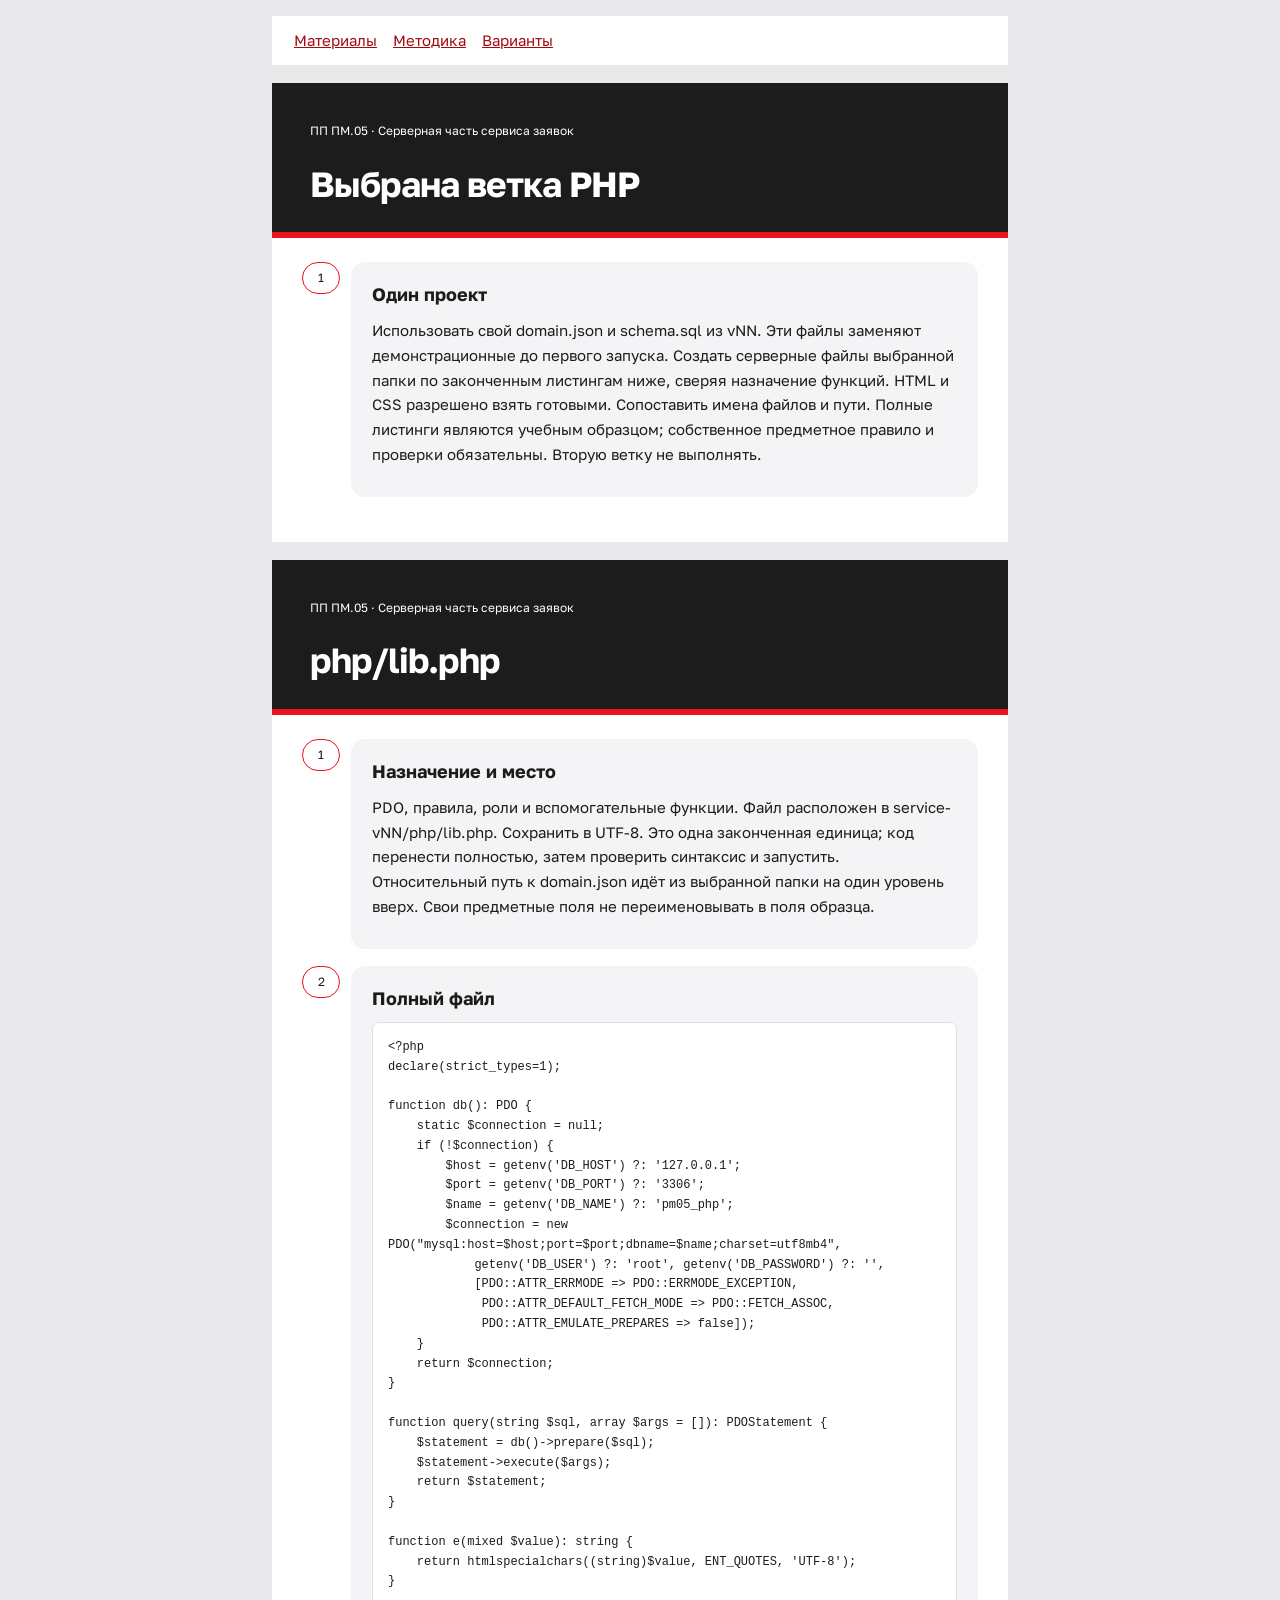
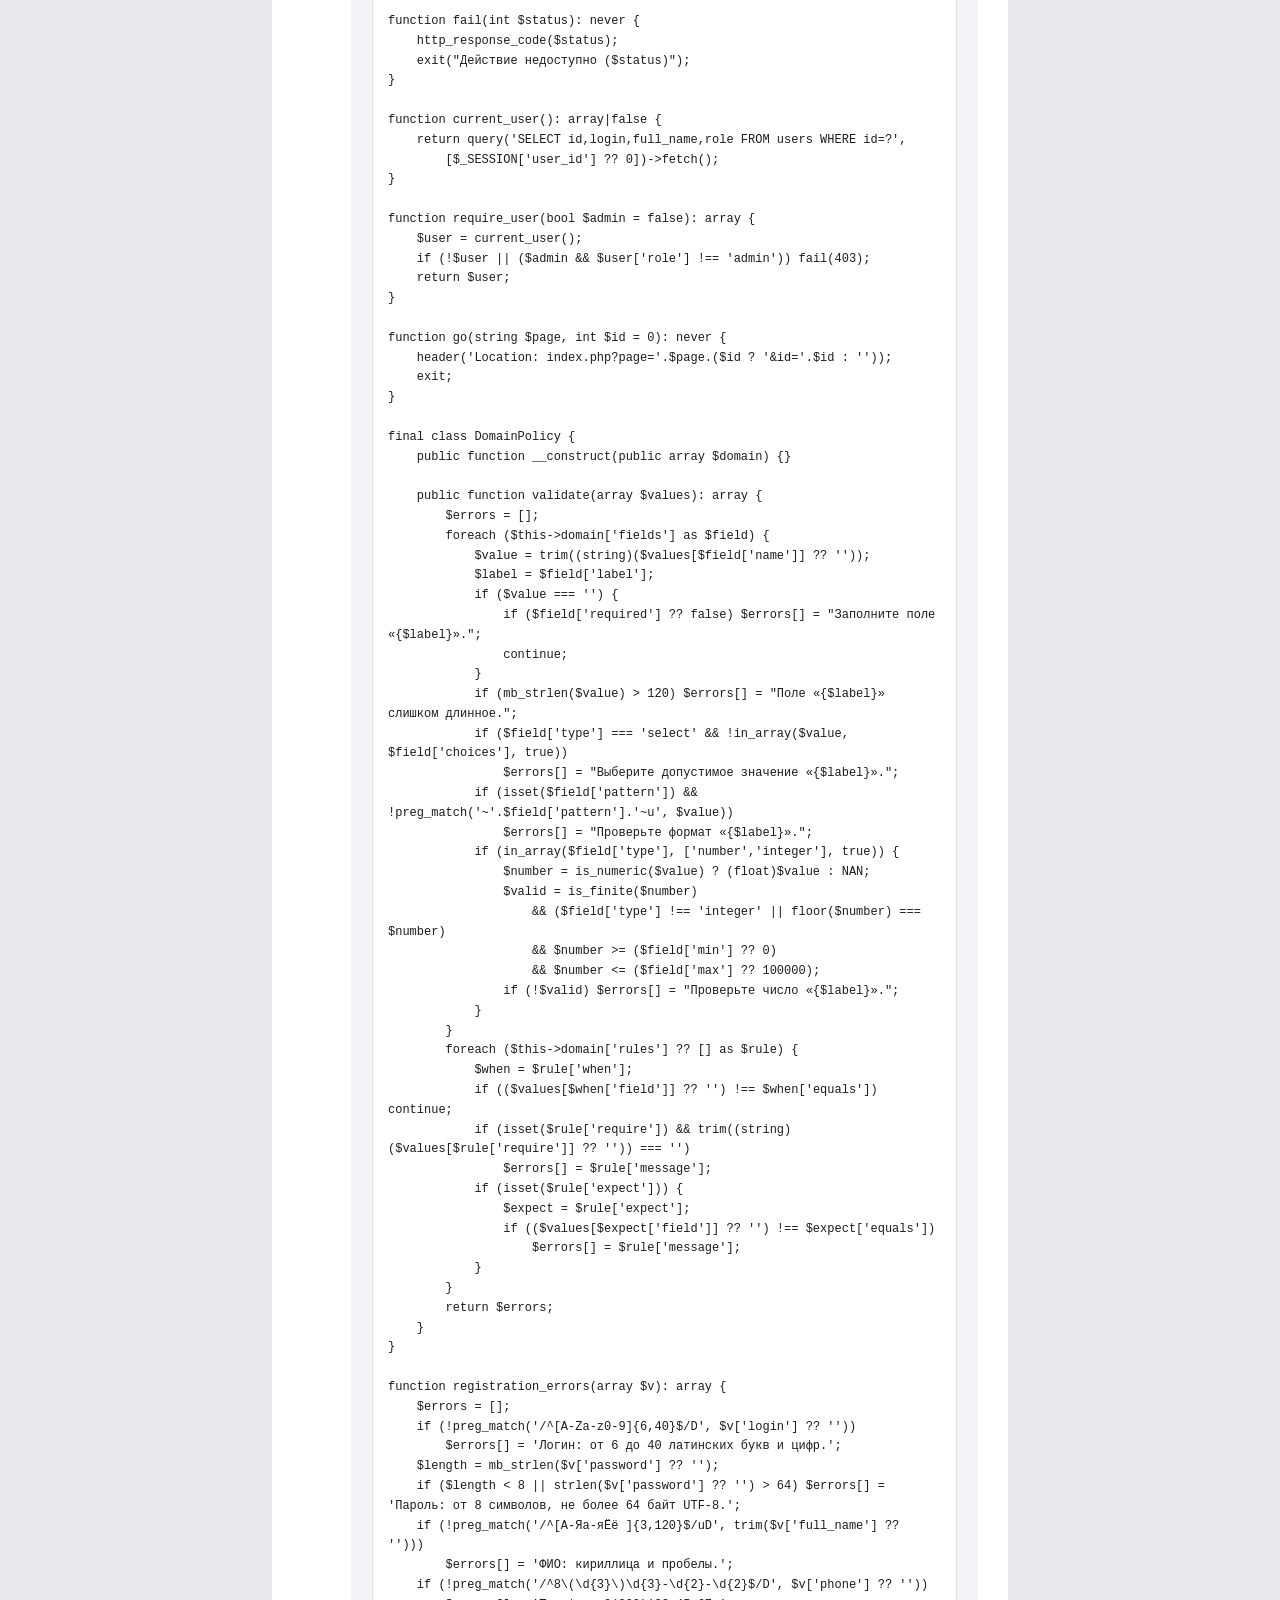
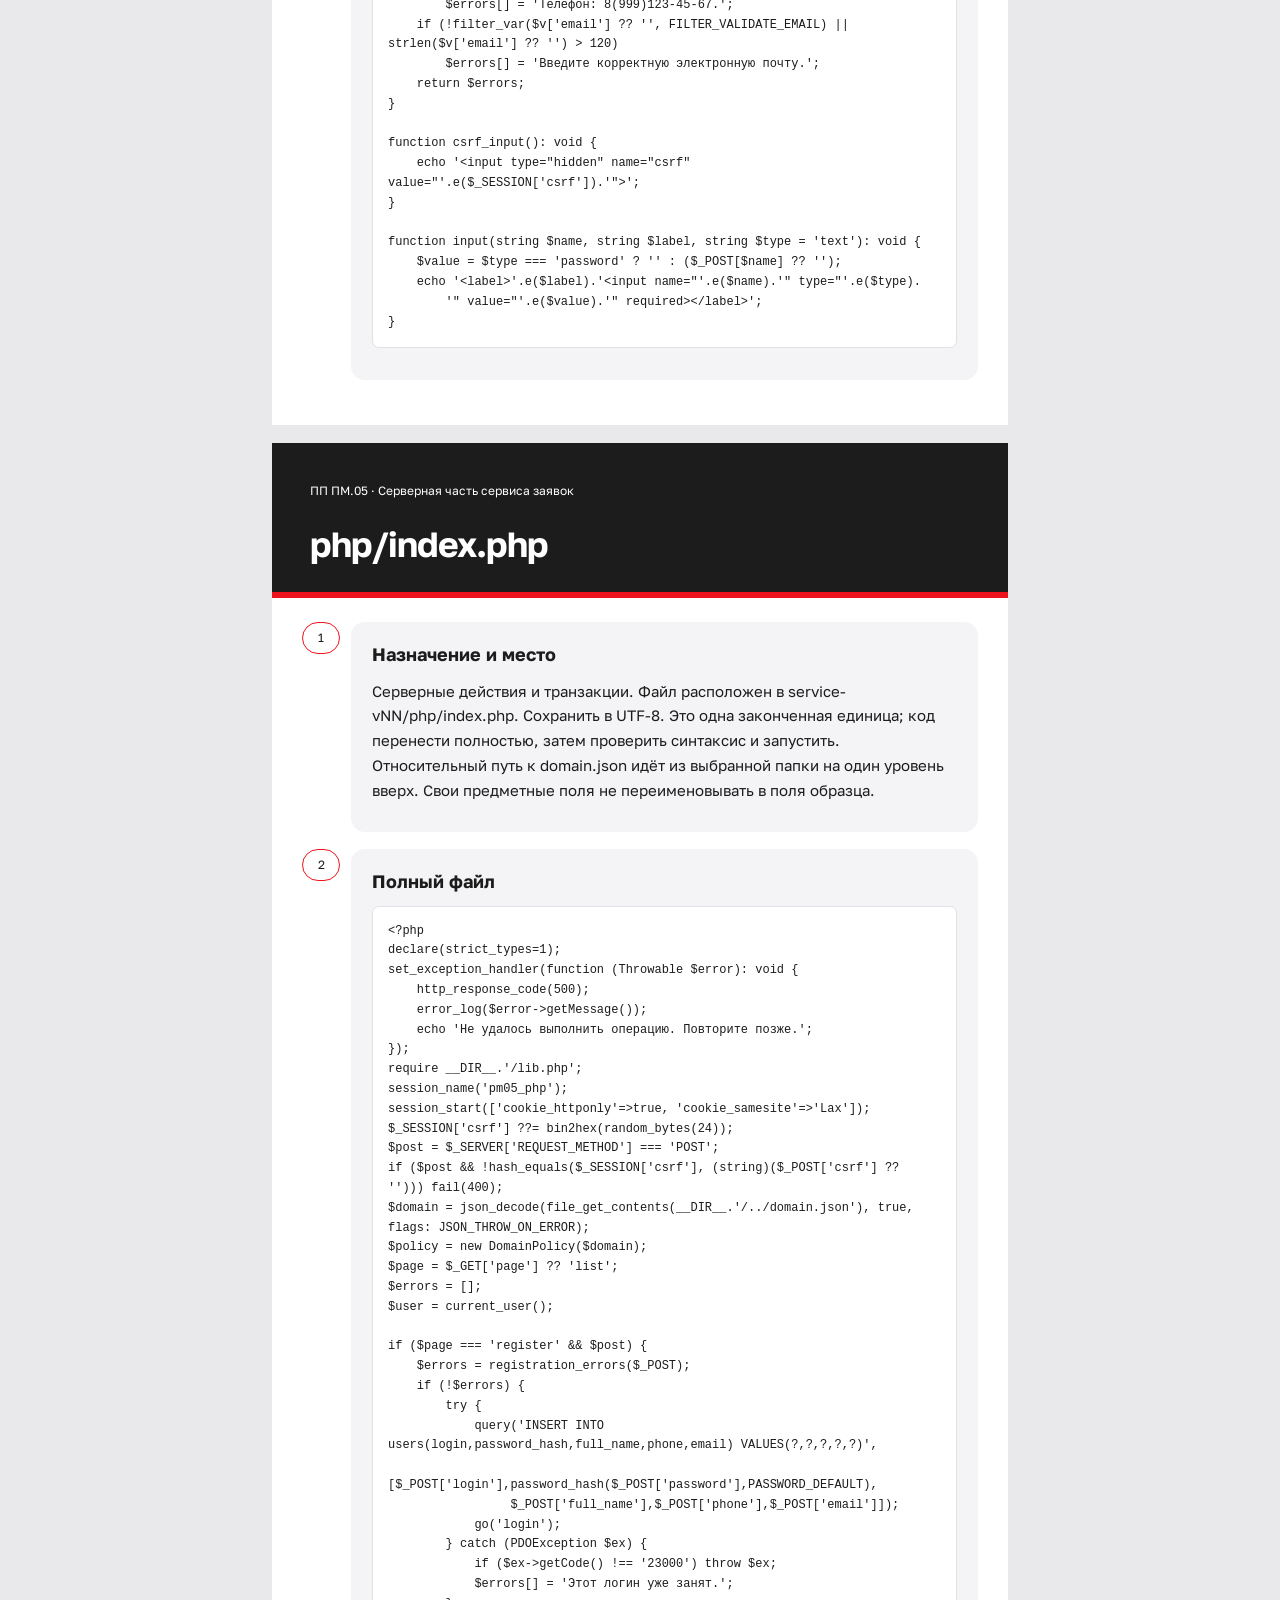
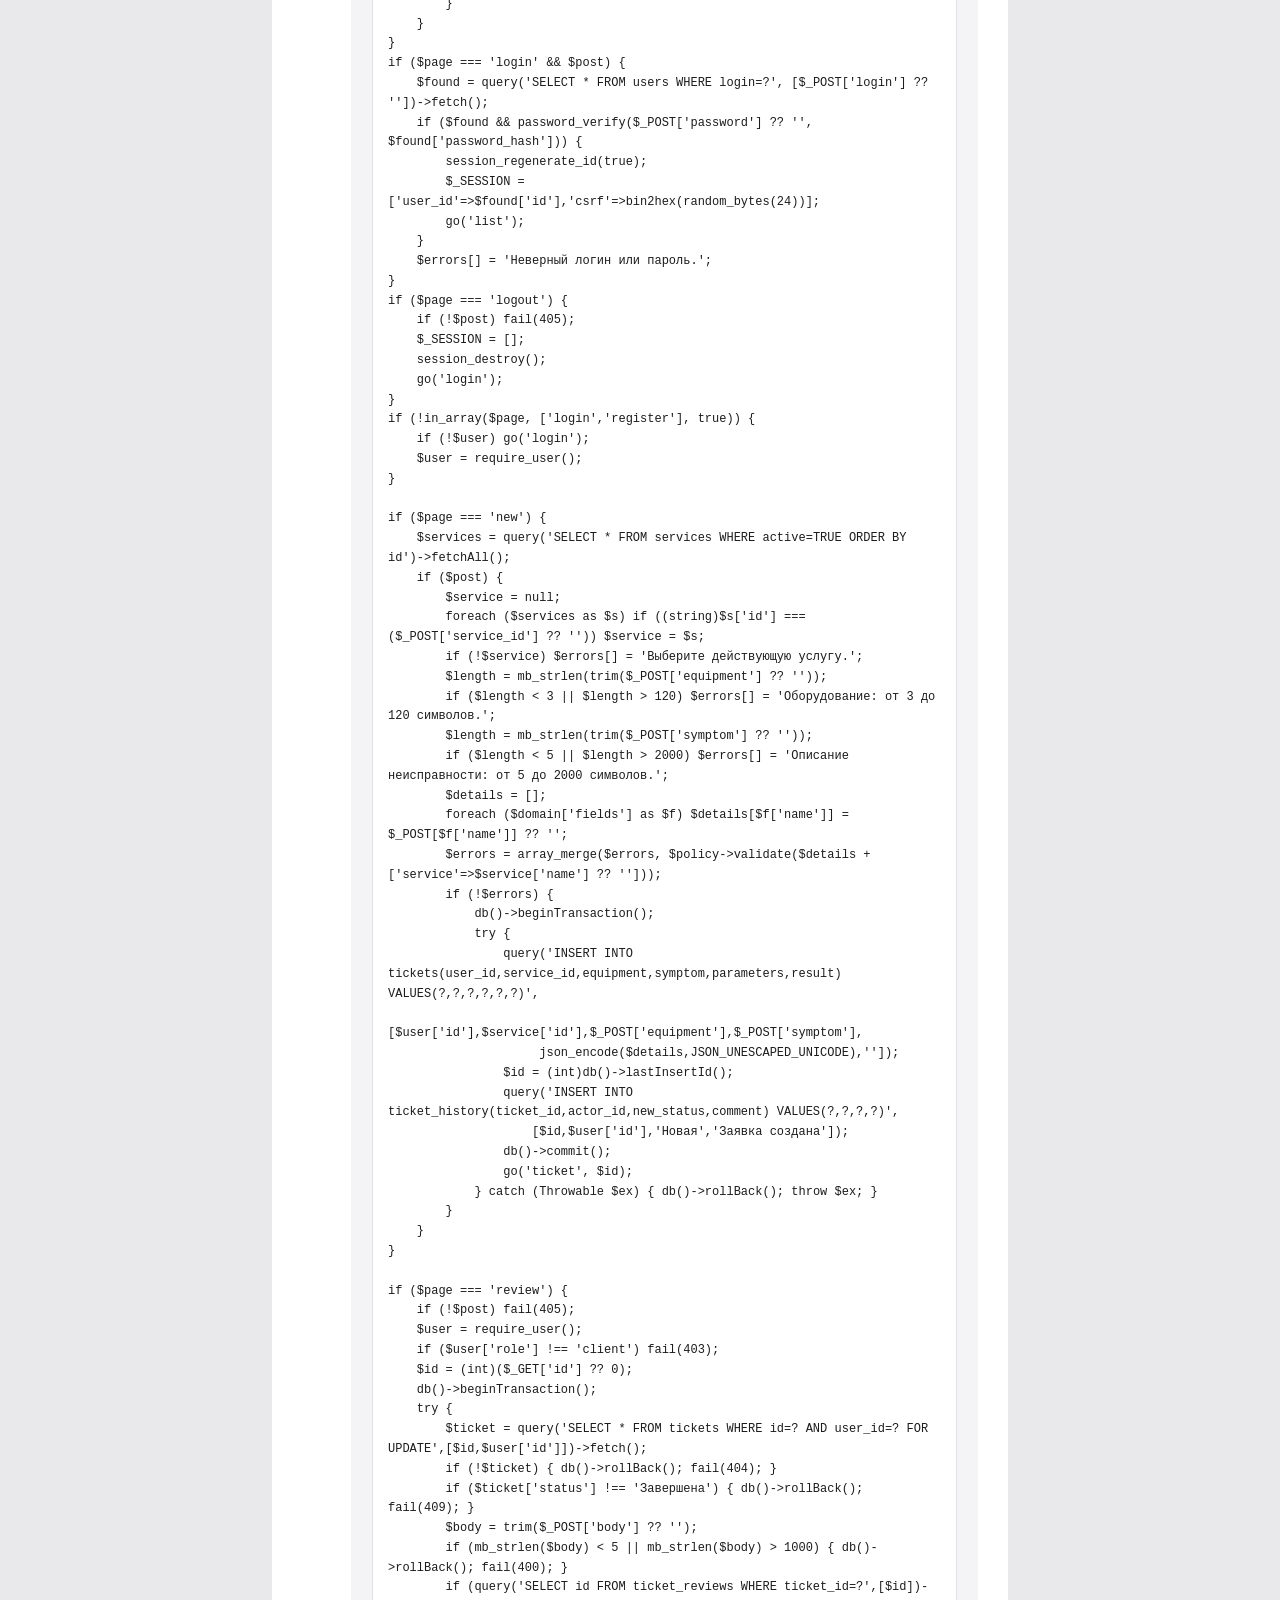
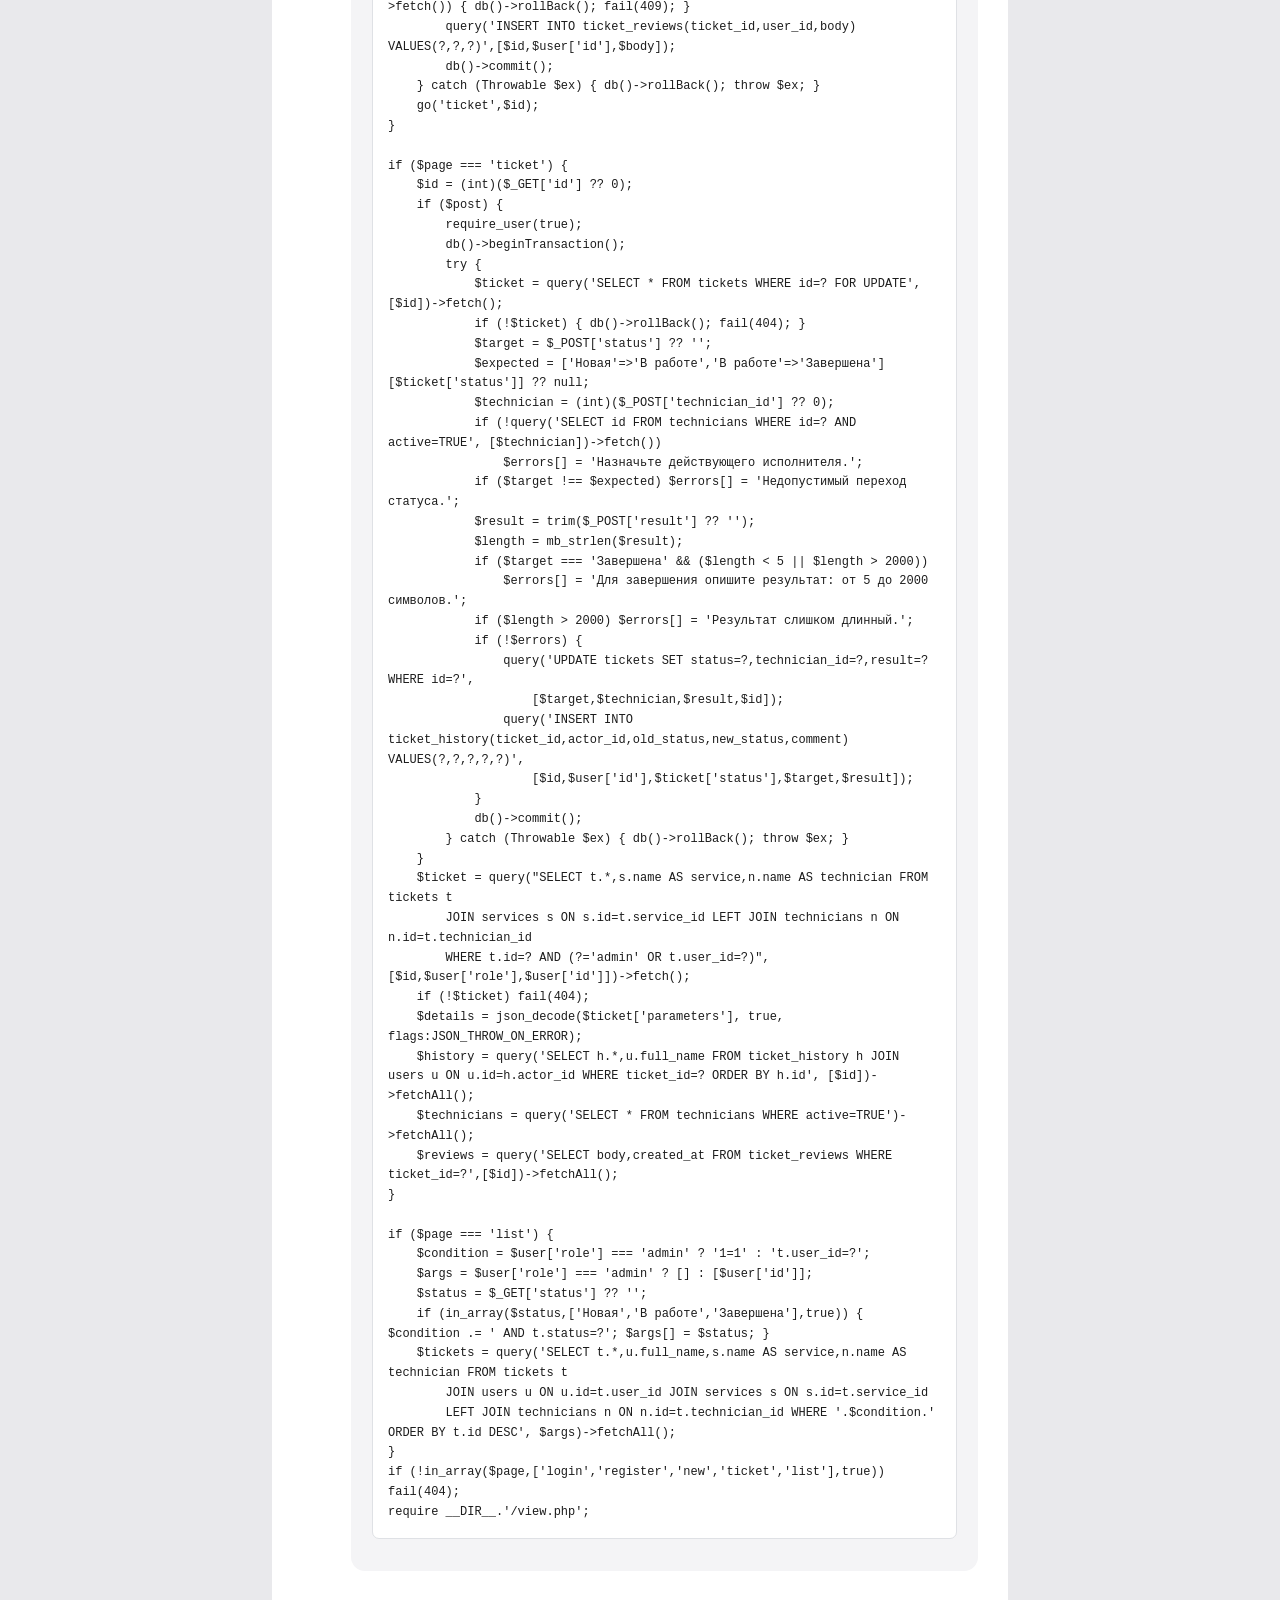
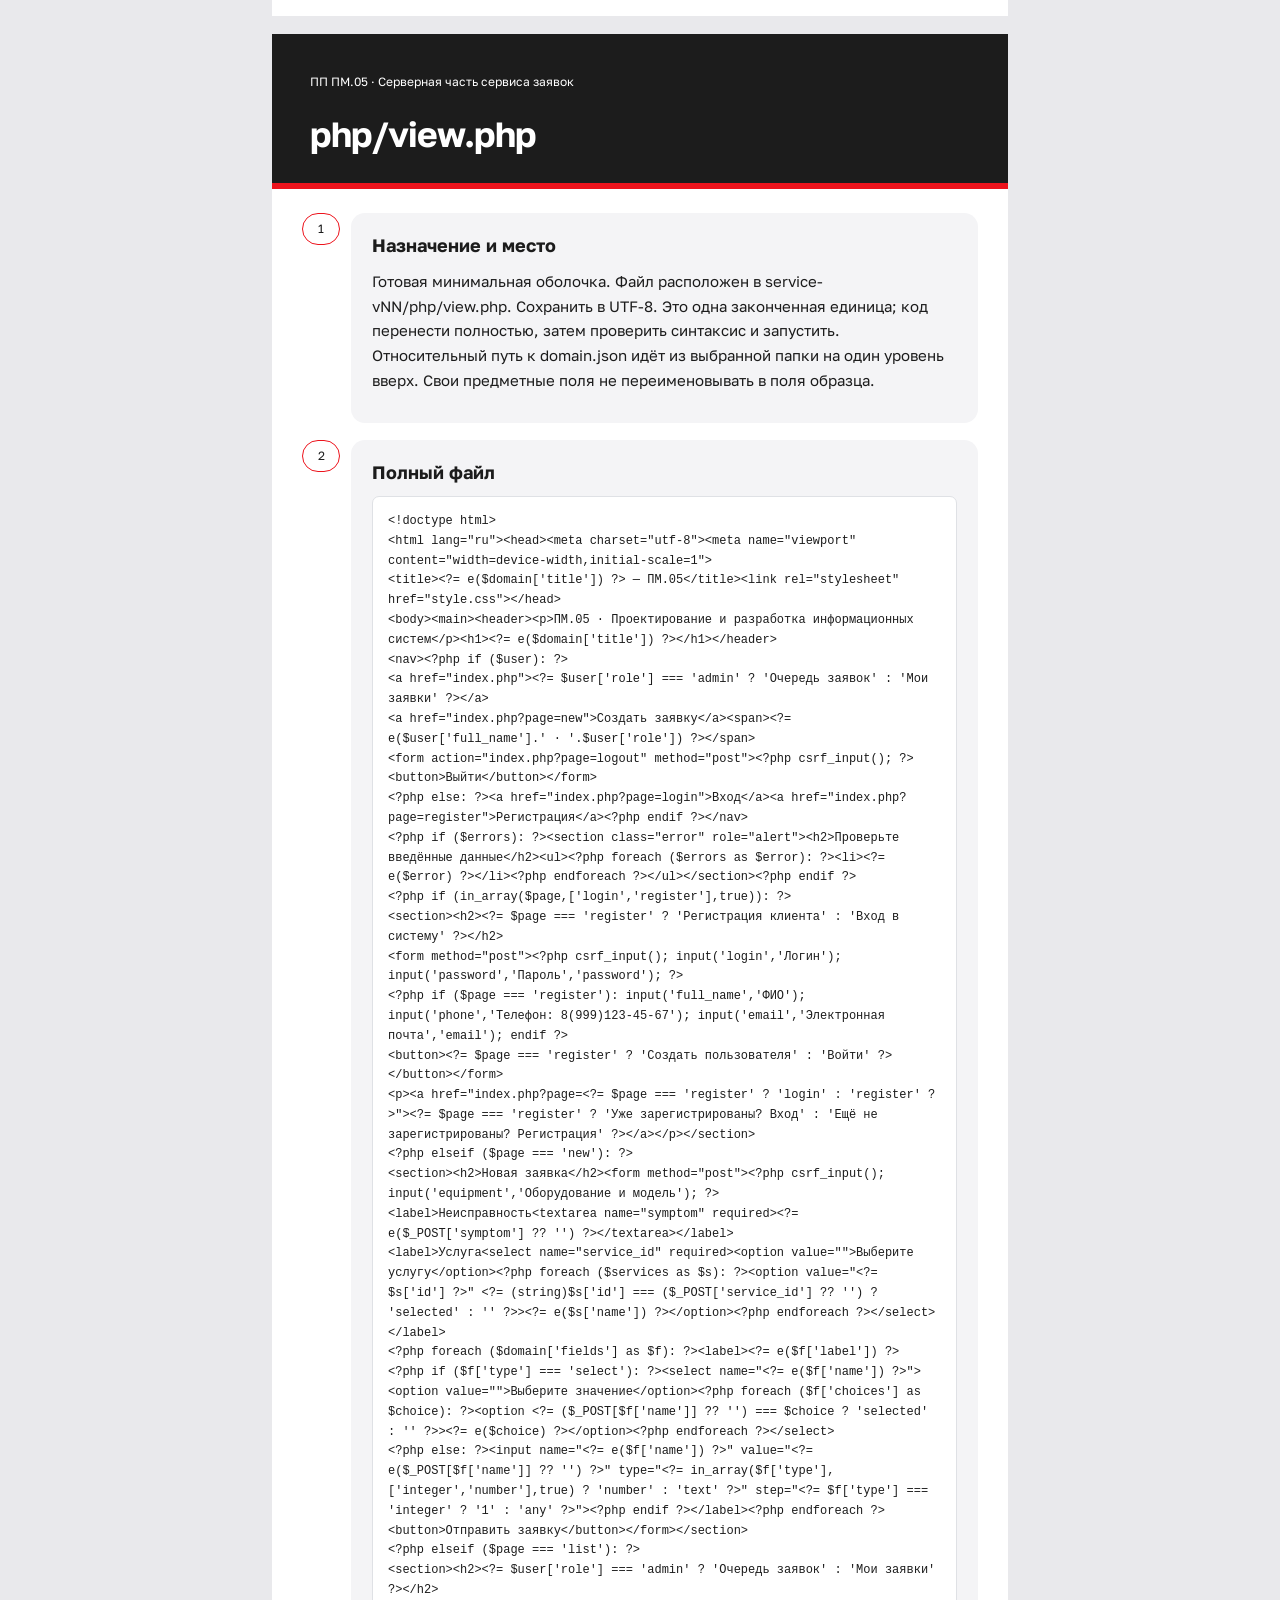
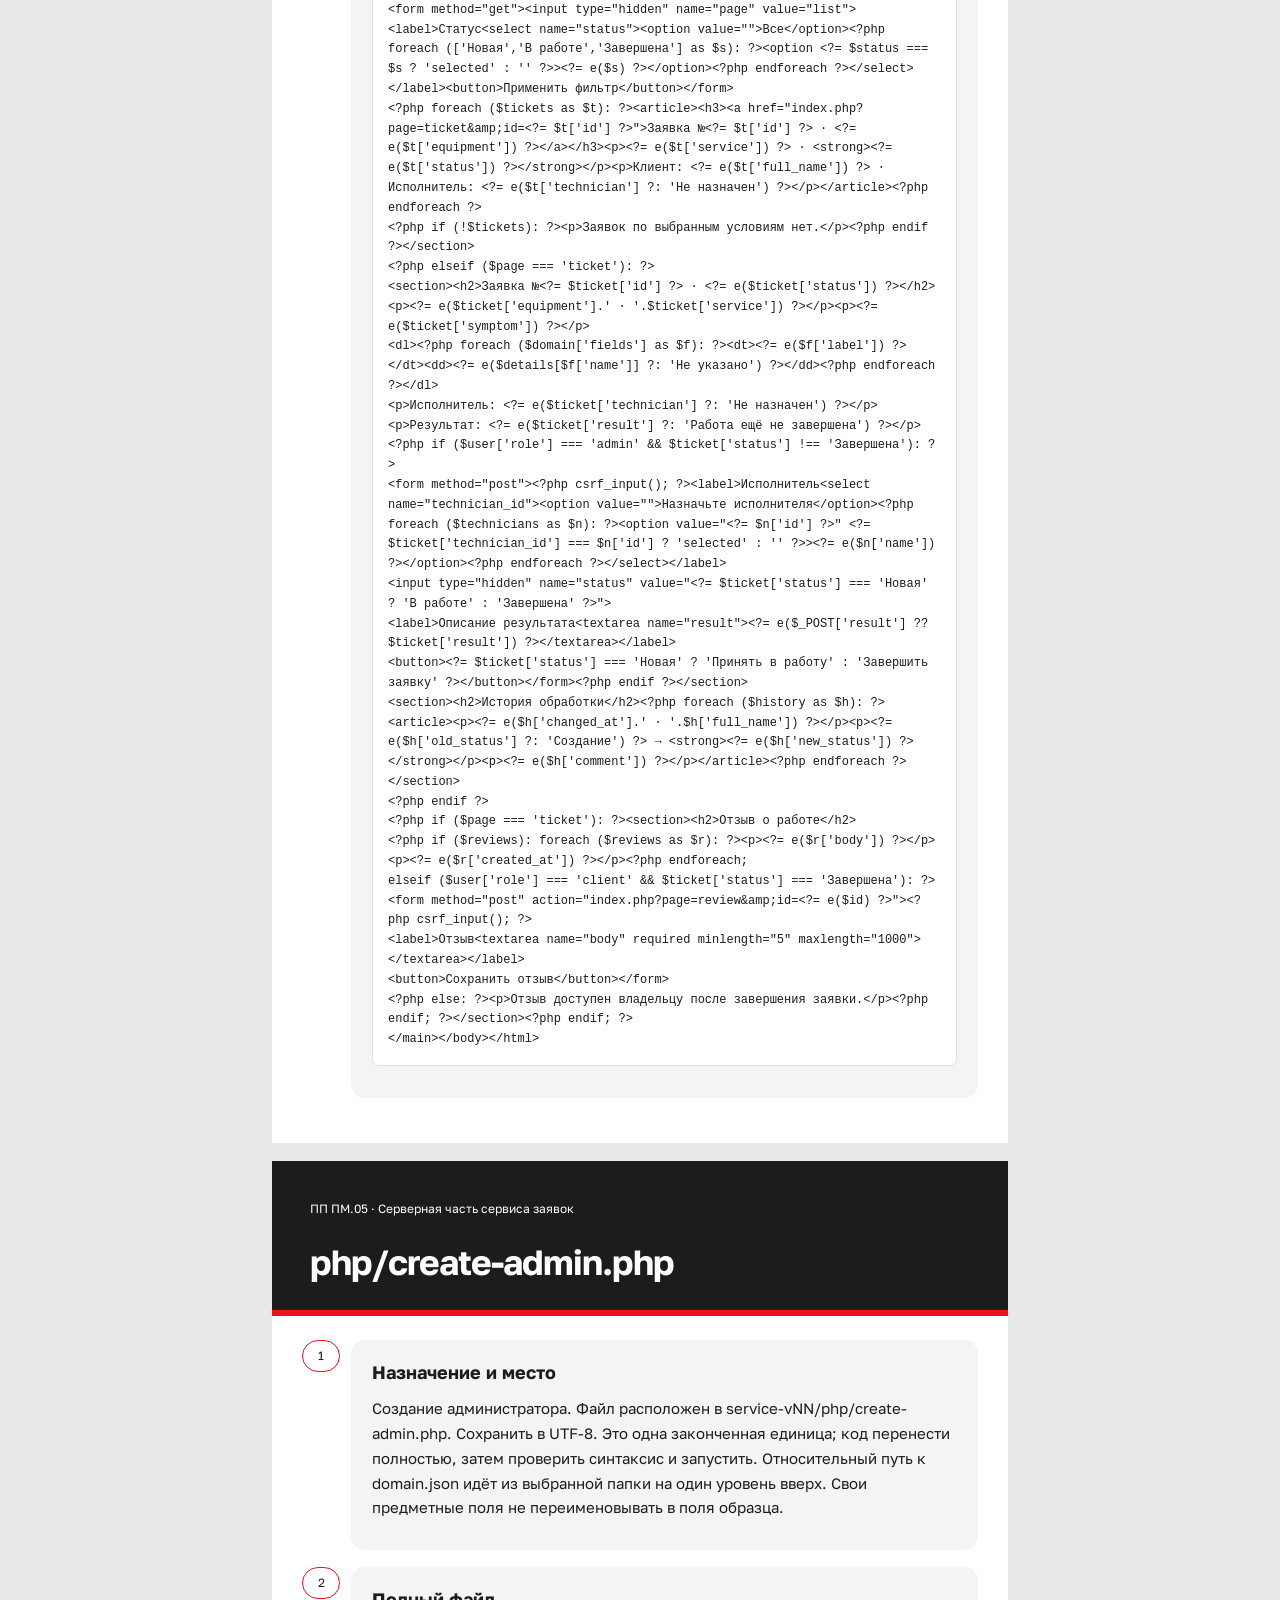
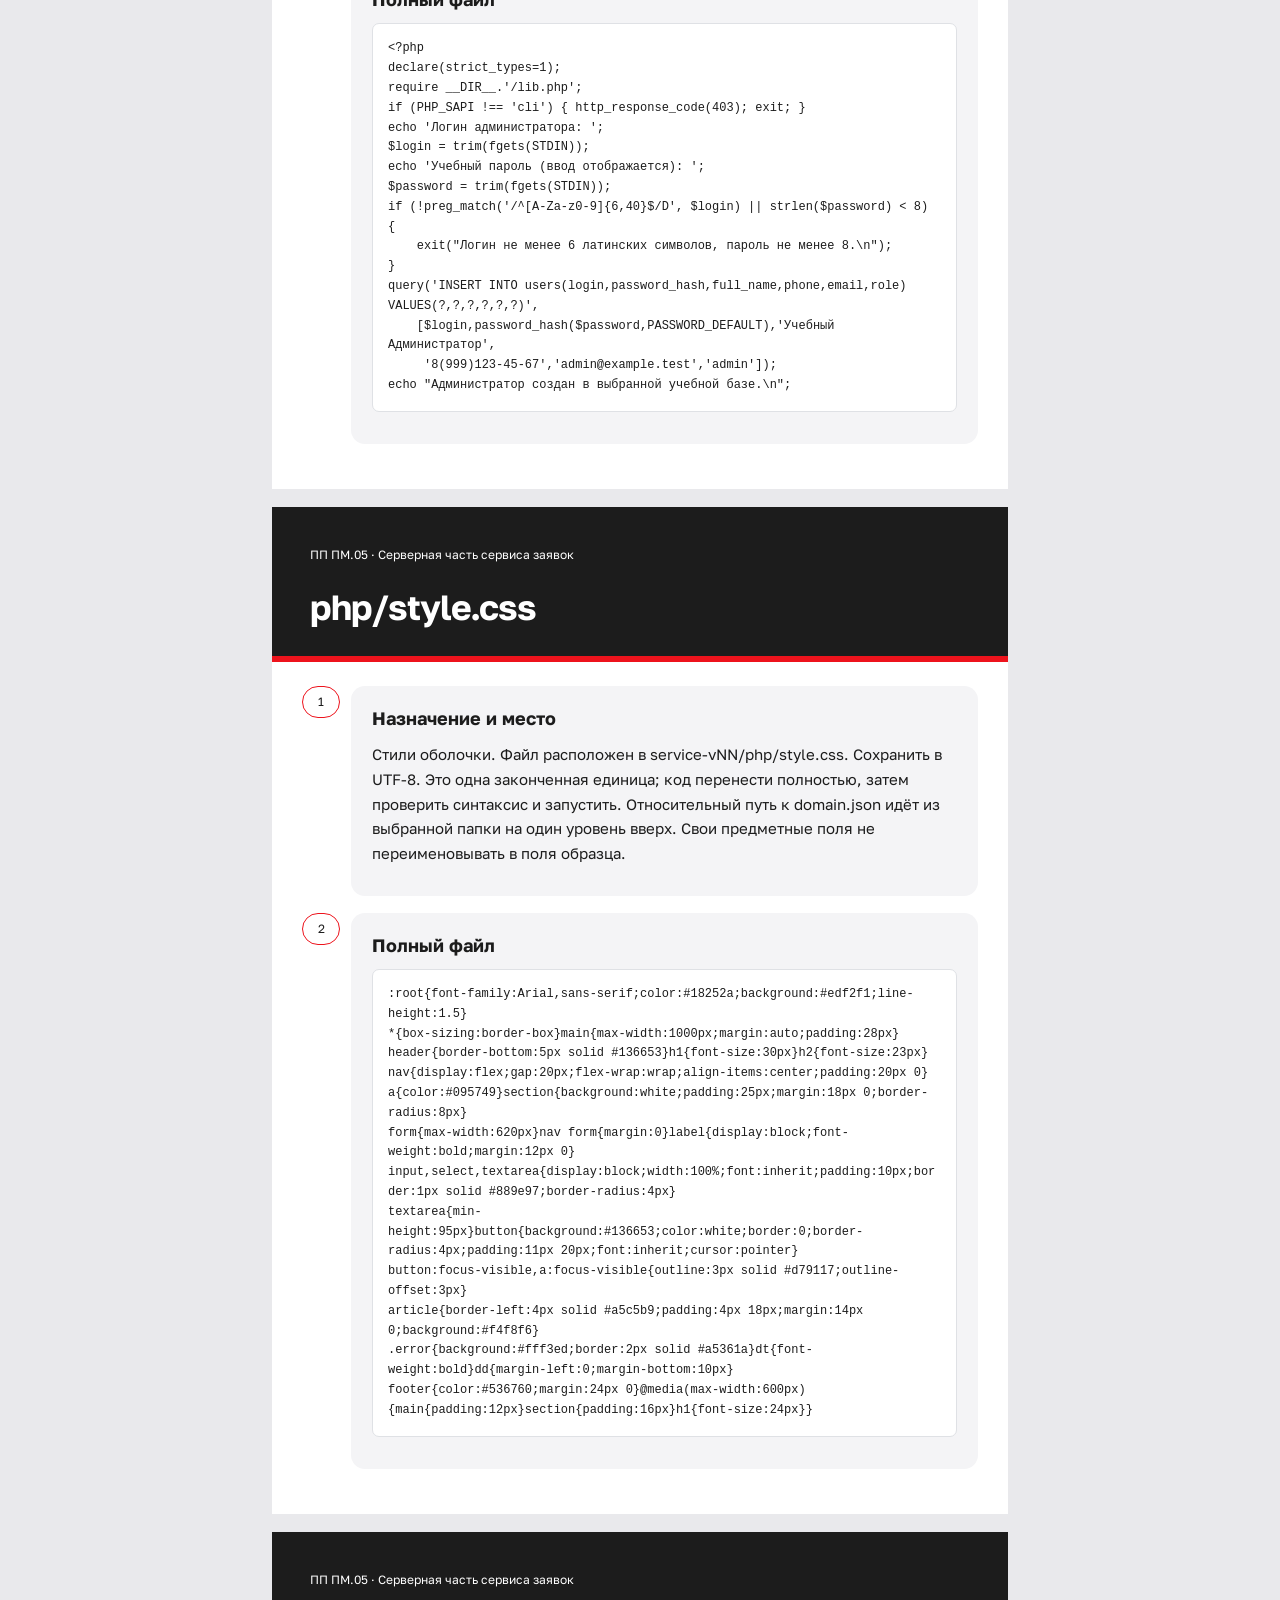
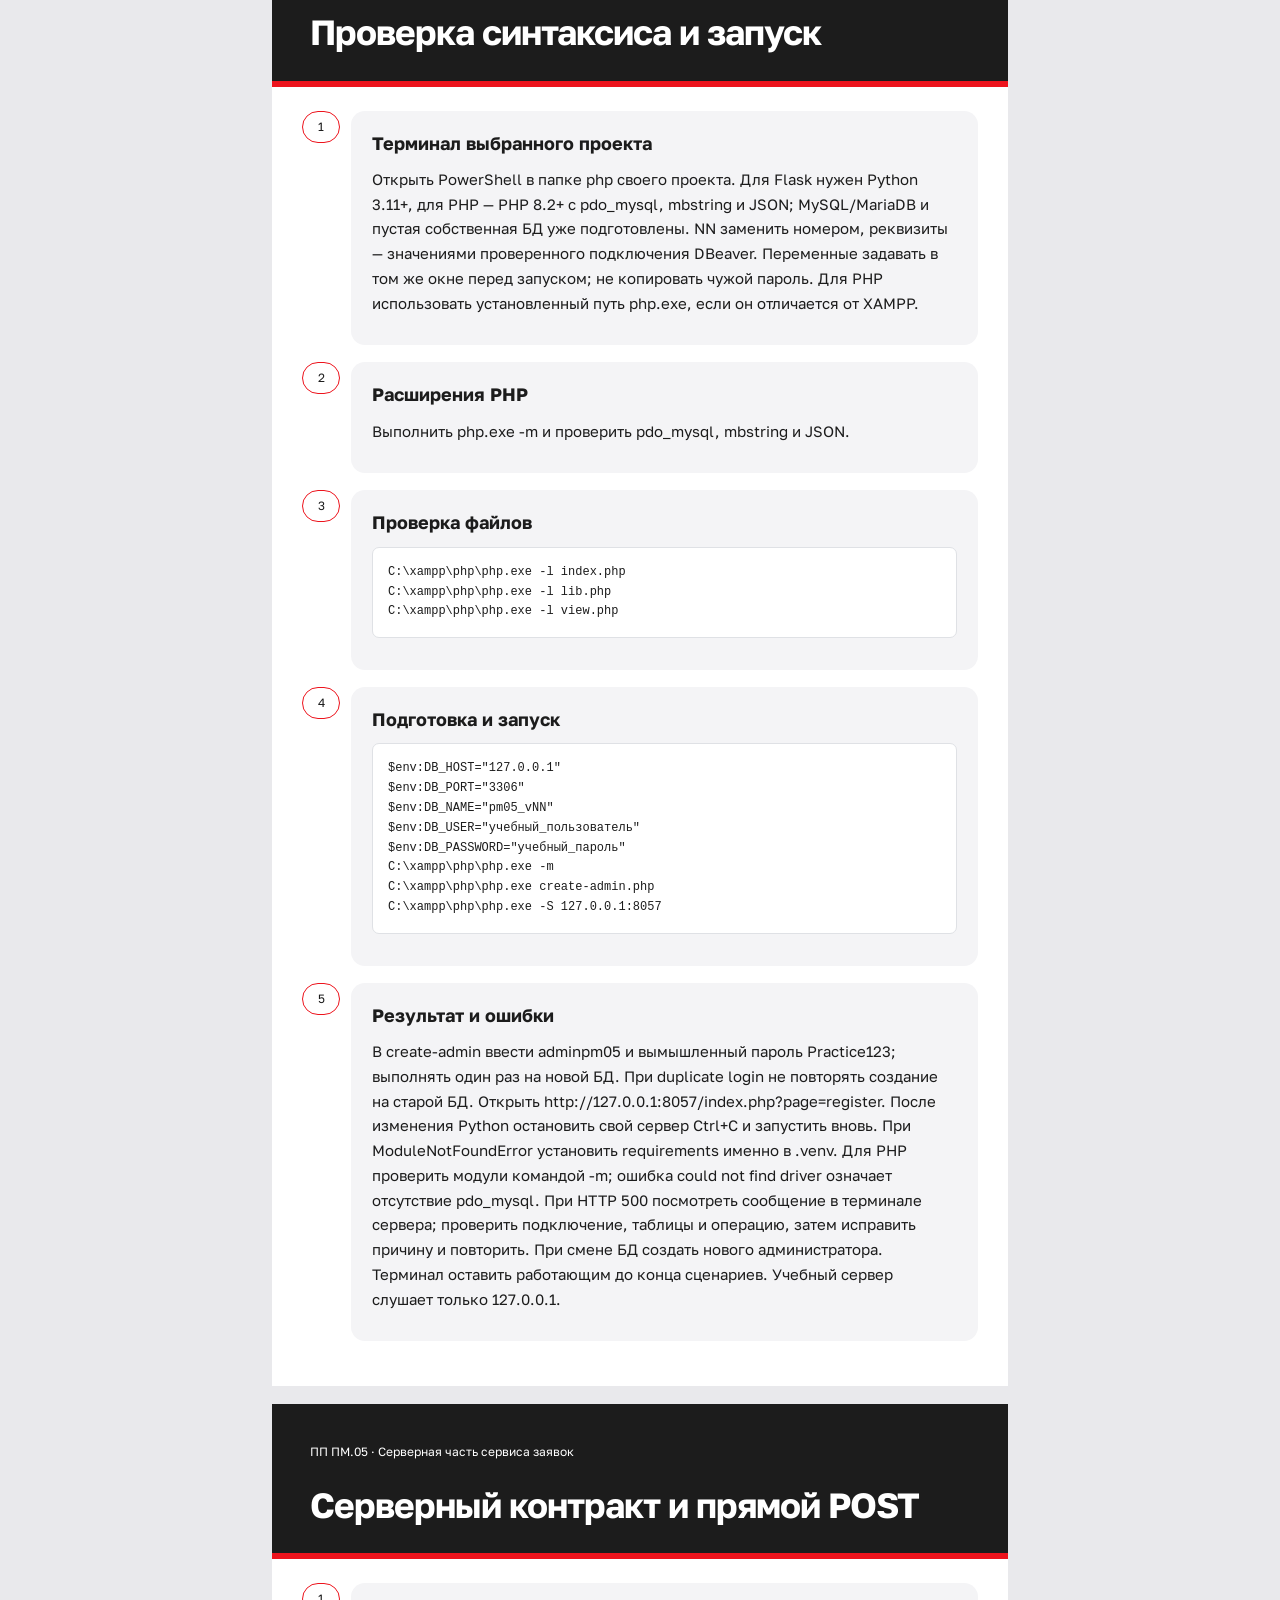
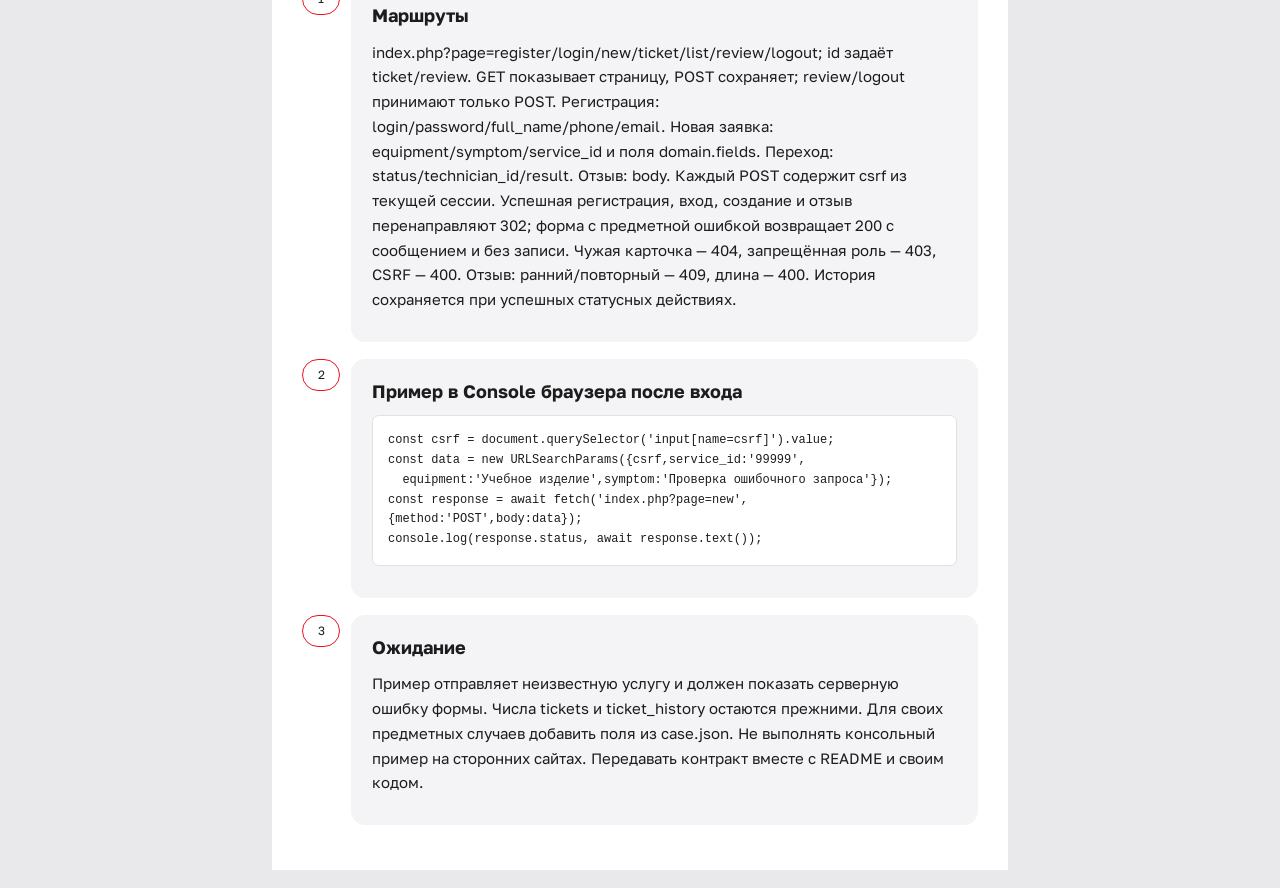
<file: site/php.html>
<!doctype html><html lang="ru"><meta charset="utf-8"><meta name="viewport" content="width=device-width,initial-scale=1"><title>Инструкция PHP</title><style>@font-face{font-family:Golos;src:url(assets/fonts/GolosText-Regular.ttf)}@font-face{font-family:Golos;src:url(assets/fonts/GolosText-Bold.ttf);font-weight:700}*{box-sizing:border-box}body{margin:0;background:#e9e9ec;color:#1c1c1c;font:15px/1.65 Golos,Arial,sans-serif}nav{max-width:736px;margin:16px auto;background:#fff;padding:12px 22px}nav a{margin-right:16px;color:#a50b12}article{max-width:736px;margin:18px auto;background:#fff}header{padding:34px 38px 28px;background:#1c1c1c;color:white;border-bottom:6px solid #ed131c}header h1{font-size:35px;line-height:1.15;letter-spacing:-1px;margin:22px 0 0}header small{font-size:12px}.content{padding:24px 30px 28px}.step{display:grid;grid-template-columns:38px 1fr;gap:11px;margin:0 0 17px}.num{height:32px;min-width:38px;border:1.5px solid #ed131c;border-radius:18px;text-align:center;font-size:12px;line-height:29px;background:white}.block{padding:20px 21px;border-radius:14px;background:#f4f4f6}.block h2{font-size:18px;line-height:1.35;margin:0 0 12px}.block p{margin:0 0 10px;overflow-wrap:anywhere}pre{font:12px/1.65 Consolas,monospace;white-space:pre-wrap;overflow-wrap:anywhere;background:white;padding:15px;border:1px solid #dfe1e5;border-radius:7px}img{display:block;max-width:100%;height:auto}figcaption{font-size:13px;line-height:1.6}a{color:#a50b12}@media(max-width:570px){header{padding:29px 22px 24px}header h1{font-size:30px}.content{padding:23px 16px 24px}.step{grid-template-columns:27px 1fr;gap:8px}.num{min-width:27px;font-size:11px}.block{padding:17px 15px}}</style><nav><a href="index.html">Материалы</a><a href="lessons.html">Методика</a><a href="areas.html">Варианты</a></nav><article><header><small>ПП ПМ.05 · Серверная часть сервиса заявок</small><h1>Выбрана ветка PHP</h1></header><div class="content"><div class="step"><span class="num">1</span><section class="block"><h2>Один проект</h2><p>Использовать свой domain.json и schema.sql из vNN. Эти файлы заменяют демонстрационные до первого запуска. Создать серверные файлы выбранной папки по законченным листингам ниже, сверяя назначение функций. HTML и CSS разрешено взять готовыми. Сопоставить имена файлов и пути. Полные листинги являются учебным образцом; собственное предметное правило и проверки обязательны. Вторую ветку не выполнять.</p></section></div></div></article><article><header><small>ПП ПМ.05 · Серверная часть сервиса заявок</small><h1>php/lib.php</h1></header><div class="content"><div class="step"><span class="num">1</span><section class="block"><h2>Назначение и место</h2><p>PDO, правила, роли и вспомогательные функции. Файл расположен в service-vNN/php/lib.php. Сохранить в UTF-8. Это одна законченная единица; код перенести полностью, затем проверить синтаксис и запустить. Относительный путь к domain.json идёт из выбранной папки на один уровень вверх. Свои предметные поля не переименовывать в поля образца.</p></section></div><div class="step"><span class="num">2</span><section class="block"><h2>Полный файл</h2><pre>&lt;?php
declare(strict_types=1);

function db(): PDO {
    static $connection = null;
    if (!$connection) {
        $host = getenv(&#x27;DB_HOST&#x27;) ?: &#x27;127.0.0.1&#x27;;
        $port = getenv(&#x27;DB_PORT&#x27;) ?: &#x27;3306&#x27;;
        $name = getenv(&#x27;DB_NAME&#x27;) ?: &#x27;pm05_php&#x27;;
        $connection = new PDO(&quot;mysql:host=$host;port=$port;dbname=$name;charset=utf8mb4&quot;,
            getenv(&#x27;DB_USER&#x27;) ?: &#x27;root&#x27;, getenv(&#x27;DB_PASSWORD&#x27;) ?: &#x27;&#x27;,
            [PDO::ATTR_ERRMODE =&gt; PDO::ERRMODE_EXCEPTION,
             PDO::ATTR_DEFAULT_FETCH_MODE =&gt; PDO::FETCH_ASSOC,
             PDO::ATTR_EMULATE_PREPARES =&gt; false]);
    }
    return $connection;
}

function query(string $sql, array $args = []): PDOStatement {
    $statement = db()-&gt;prepare($sql);
    $statement-&gt;execute($args);
    return $statement;
}

function e(mixed $value): string {
    return htmlspecialchars((string)$value, ENT_QUOTES, &#x27;UTF-8&#x27;);
}

function fail(int $status): never {
    http_response_code($status);
    exit(&quot;Действие недоступно ($status)&quot;);
}

function current_user(): array|false {
    return query(&#x27;SELECT id,login,full_name,role FROM users WHERE id=?&#x27;,
        [$_SESSION[&#x27;user_id&#x27;] ?? 0])-&gt;fetch();
}

function require_user(bool $admin = false): array {
    $user = current_user();
    if (!$user || ($admin &amp;&amp; $user[&#x27;role&#x27;] !== &#x27;admin&#x27;)) fail(403);
    return $user;
}

function go(string $page, int $id = 0): never {
    header(&#x27;Location: index.php?page=&#x27;.$page.($id ? &#x27;&amp;id=&#x27;.$id : &#x27;&#x27;));
    exit;
}

final class DomainPolicy {
    public function __construct(public array $domain) {}

    public function validate(array $values): array {
        $errors = [];
        foreach ($this-&gt;domain[&#x27;fields&#x27;] as $field) {
            $value = trim((string)($values[$field[&#x27;name&#x27;]] ?? &#x27;&#x27;));
            $label = $field[&#x27;label&#x27;];
            if ($value === &#x27;&#x27;) {
                if ($field[&#x27;required&#x27;] ?? false) $errors[] = &quot;Заполните поле «{$label}».&quot;;
                continue;
            }
            if (mb_strlen($value) &gt; 120) $errors[] = &quot;Поле «{$label}» слишком длинное.&quot;;
            if ($field[&#x27;type&#x27;] === &#x27;select&#x27; &amp;&amp; !in_array($value, $field[&#x27;choices&#x27;], true))
                $errors[] = &quot;Выберите допустимое значение «{$label}».&quot;;
            if (isset($field[&#x27;pattern&#x27;]) &amp;&amp; !preg_match(&#x27;~&#x27;.$field[&#x27;pattern&#x27;].&#x27;~u&#x27;, $value))
                $errors[] = &quot;Проверьте формат «{$label}».&quot;;
            if (in_array($field[&#x27;type&#x27;], [&#x27;number&#x27;,&#x27;integer&#x27;], true)) {
                $number = is_numeric($value) ? (float)$value : NAN;
                $valid = is_finite($number)
                    &amp;&amp; ($field[&#x27;type&#x27;] !== &#x27;integer&#x27; || floor($number) === $number)
                    &amp;&amp; $number &gt;= ($field[&#x27;min&#x27;] ?? 0)
                    &amp;&amp; $number &lt;= ($field[&#x27;max&#x27;] ?? 100000);
                if (!$valid) $errors[] = &quot;Проверьте число «{$label}».&quot;;
            }
        }
        foreach ($this-&gt;domain[&#x27;rules&#x27;] ?? [] as $rule) {
            $when = $rule[&#x27;when&#x27;];
            if (($values[$when[&#x27;field&#x27;]] ?? &#x27;&#x27;) !== $when[&#x27;equals&#x27;]) continue;
            if (isset($rule[&#x27;require&#x27;]) &amp;&amp; trim((string)($values[$rule[&#x27;require&#x27;]] ?? &#x27;&#x27;)) === &#x27;&#x27;)
                $errors[] = $rule[&#x27;message&#x27;];
            if (isset($rule[&#x27;expect&#x27;])) {
                $expect = $rule[&#x27;expect&#x27;];
                if (($values[$expect[&#x27;field&#x27;]] ?? &#x27;&#x27;) !== $expect[&#x27;equals&#x27;])
                    $errors[] = $rule[&#x27;message&#x27;];
            }
        }
        return $errors;
    }
}

function registration_errors(array $v): array {
    $errors = [];
    if (!preg_match(&#x27;/^[A-Za-z0-9]{6,40}$/D&#x27;, $v[&#x27;login&#x27;] ?? &#x27;&#x27;))
        $errors[] = &#x27;Логин: от 6 до 40 латинских букв и цифр.&#x27;;
    $length = mb_strlen($v[&#x27;password&#x27;] ?? &#x27;&#x27;);
    if ($length &lt; 8 || strlen($v[&#x27;password&#x27;] ?? &#x27;&#x27;) &gt; 64) $errors[] = &#x27;Пароль: от 8 символов, не более 64 байт UTF-8.&#x27;;
    if (!preg_match(&#x27;/^[А-Яа-яЁё ]{3,120}$/uD&#x27;, trim($v[&#x27;full_name&#x27;] ?? &#x27;&#x27;)))
        $errors[] = &#x27;ФИО: кириллица и пробелы.&#x27;;
    if (!preg_match(&#x27;/^8\(\d{3}\)\d{3}-\d{2}-\d{2}$/D&#x27;, $v[&#x27;phone&#x27;] ?? &#x27;&#x27;))
        $errors[] = &#x27;Телефон: 8(999)123-45-67.&#x27;;
    if (!filter_var($v[&#x27;email&#x27;] ?? &#x27;&#x27;, FILTER_VALIDATE_EMAIL) || strlen($v[&#x27;email&#x27;] ?? &#x27;&#x27;) &gt; 120)
        $errors[] = &#x27;Введите корректную электронную почту.&#x27;;
    return $errors;
}

function csrf_input(): void {
    echo &#x27;&lt;input type=&quot;hidden&quot; name=&quot;csrf&quot; value=&quot;&#x27;.e($_SESSION[&#x27;csrf&#x27;]).&#x27;&quot;&gt;&#x27;;
}

function input(string $name, string $label, string $type = &#x27;text&#x27;): void {
    $value = $type === &#x27;password&#x27; ? &#x27;&#x27; : ($_POST[$name] ?? &#x27;&#x27;);
    echo &#x27;&lt;label&gt;&#x27;.e($label).&#x27;&lt;input name=&quot;&#x27;.e($name).&#x27;&quot; type=&quot;&#x27;.e($type).
        &#x27;&quot; value=&quot;&#x27;.e($value).&#x27;&quot; required&gt;&lt;/label&gt;&#x27;;
}
</pre></section></div></div></article><article><header><small>ПП ПМ.05 · Серверная часть сервиса заявок</small><h1>php/index.php</h1></header><div class="content"><div class="step"><span class="num">1</span><section class="block"><h2>Назначение и место</h2><p>Серверные действия и транзакции. Файл расположен в service-vNN/php/index.php. Сохранить в UTF-8. Это одна законченная единица; код перенести полностью, затем проверить синтаксис и запустить. Относительный путь к domain.json идёт из выбранной папки на один уровень вверх. Свои предметные поля не переименовывать в поля образца.</p></section></div><div class="step"><span class="num">2</span><section class="block"><h2>Полный файл</h2><pre>&lt;?php
declare(strict_types=1);
set_exception_handler(function (Throwable $error): void {
    http_response_code(500);
    error_log($error-&gt;getMessage());
    echo &#x27;Не удалось выполнить операцию. Повторите позже.&#x27;;
});
require __DIR__.&#x27;/lib.php&#x27;;
session_name(&#x27;pm05_php&#x27;);
session_start([&#x27;cookie_httponly&#x27;=&gt;true, &#x27;cookie_samesite&#x27;=&gt;&#x27;Lax&#x27;]);
$_SESSION[&#x27;csrf&#x27;] ??= bin2hex(random_bytes(24));
$post = $_SERVER[&#x27;REQUEST_METHOD&#x27;] === &#x27;POST&#x27;;
if ($post &amp;&amp; !hash_equals($_SESSION[&#x27;csrf&#x27;], (string)($_POST[&#x27;csrf&#x27;] ?? &#x27;&#x27;))) fail(400);
$domain = json_decode(file_get_contents(__DIR__.&#x27;/../domain.json&#x27;), true, flags: JSON_THROW_ON_ERROR);
$policy = new DomainPolicy($domain);
$page = $_GET[&#x27;page&#x27;] ?? &#x27;list&#x27;;
$errors = [];
$user = current_user();

if ($page === &#x27;register&#x27; &amp;&amp; $post) {
    $errors = registration_errors($_POST);
    if (!$errors) {
        try {
            query(&#x27;INSERT INTO users(login,password_hash,full_name,phone,email) VALUES(?,?,?,?,?)&#x27;,
                [$_POST[&#x27;login&#x27;],password_hash($_POST[&#x27;password&#x27;],PASSWORD_DEFAULT),
                 $_POST[&#x27;full_name&#x27;],$_POST[&#x27;phone&#x27;],$_POST[&#x27;email&#x27;]]);
            go(&#x27;login&#x27;);
        } catch (PDOException $ex) {
            if ($ex-&gt;getCode() !== &#x27;23000&#x27;) throw $ex;
            $errors[] = &#x27;Этот логин уже занят.&#x27;;
        }
    }
}
if ($page === &#x27;login&#x27; &amp;&amp; $post) {
    $found = query(&#x27;SELECT * FROM users WHERE login=?&#x27;, [$_POST[&#x27;login&#x27;] ?? &#x27;&#x27;])-&gt;fetch();
    if ($found &amp;&amp; password_verify($_POST[&#x27;password&#x27;] ?? &#x27;&#x27;, $found[&#x27;password_hash&#x27;])) {
        session_regenerate_id(true);
        $_SESSION = [&#x27;user_id&#x27;=&gt;$found[&#x27;id&#x27;],&#x27;csrf&#x27;=&gt;bin2hex(random_bytes(24))];
        go(&#x27;list&#x27;);
    }
    $errors[] = &#x27;Неверный логин или пароль.&#x27;;
}
if ($page === &#x27;logout&#x27;) {
    if (!$post) fail(405);
    $_SESSION = [];
    session_destroy();
    go(&#x27;login&#x27;);
}
if (!in_array($page, [&#x27;login&#x27;,&#x27;register&#x27;], true)) {
    if (!$user) go(&#x27;login&#x27;);
    $user = require_user();
}

if ($page === &#x27;new&#x27;) {
    $services = query(&#x27;SELECT * FROM services WHERE active=TRUE ORDER BY id&#x27;)-&gt;fetchAll();
    if ($post) {
        $service = null;
        foreach ($services as $s) if ((string)$s[&#x27;id&#x27;] === ($_POST[&#x27;service_id&#x27;] ?? &#x27;&#x27;)) $service = $s;
        if (!$service) $errors[] = &#x27;Выберите действующую услугу.&#x27;;
        $length = mb_strlen(trim($_POST[&#x27;equipment&#x27;] ?? &#x27;&#x27;));
        if ($length &lt; 3 || $length &gt; 120) $errors[] = &#x27;Оборудование: от 3 до 120 символов.&#x27;;
        $length = mb_strlen(trim($_POST[&#x27;symptom&#x27;] ?? &#x27;&#x27;));
        if ($length &lt; 5 || $length &gt; 2000) $errors[] = &#x27;Описание неисправности: от 5 до 2000 символов.&#x27;;
        $details = [];
        foreach ($domain[&#x27;fields&#x27;] as $f) $details[$f[&#x27;name&#x27;]] = $_POST[$f[&#x27;name&#x27;]] ?? &#x27;&#x27;;
        $errors = array_merge($errors, $policy-&gt;validate($details + [&#x27;service&#x27;=&gt;$service[&#x27;name&#x27;] ?? &#x27;&#x27;]));
        if (!$errors) {
            db()-&gt;beginTransaction();
            try {
                query(&#x27;INSERT INTO tickets(user_id,service_id,equipment,symptom,parameters,result) VALUES(?,?,?,?,?,?)&#x27;,
                    [$user[&#x27;id&#x27;],$service[&#x27;id&#x27;],$_POST[&#x27;equipment&#x27;],$_POST[&#x27;symptom&#x27;],
                     json_encode($details,JSON_UNESCAPED_UNICODE),&#x27;&#x27;]);
                $id = (int)db()-&gt;lastInsertId();
                query(&#x27;INSERT INTO ticket_history(ticket_id,actor_id,new_status,comment) VALUES(?,?,?,?)&#x27;,
                    [$id,$user[&#x27;id&#x27;],&#x27;Новая&#x27;,&#x27;Заявка создана&#x27;]);
                db()-&gt;commit();
                go(&#x27;ticket&#x27;, $id);
            } catch (Throwable $ex) { db()-&gt;rollBack(); throw $ex; }
        }
    }
}

if ($page === &#x27;review&#x27;) {
    if (!$post) fail(405);
    $user = require_user();
    if ($user[&#x27;role&#x27;] !== &#x27;client&#x27;) fail(403);
    $id = (int)($_GET[&#x27;id&#x27;] ?? 0);
    db()-&gt;beginTransaction();
    try {
        $ticket = query(&#x27;SELECT * FROM tickets WHERE id=? AND user_id=? FOR UPDATE&#x27;,[$id,$user[&#x27;id&#x27;]])-&gt;fetch();
        if (!$ticket) { db()-&gt;rollBack(); fail(404); }
        if ($ticket[&#x27;status&#x27;] !== &#x27;Завершена&#x27;) { db()-&gt;rollBack(); fail(409); }
        $body = trim($_POST[&#x27;body&#x27;] ?? &#x27;&#x27;);
        if (mb_strlen($body) &lt; 5 || mb_strlen($body) &gt; 1000) { db()-&gt;rollBack(); fail(400); }
        if (query(&#x27;SELECT id FROM ticket_reviews WHERE ticket_id=?&#x27;,[$id])-&gt;fetch()) { db()-&gt;rollBack(); fail(409); }
        query(&#x27;INSERT INTO ticket_reviews(ticket_id,user_id,body) VALUES(?,?,?)&#x27;,[$id,$user[&#x27;id&#x27;],$body]);
        db()-&gt;commit();
    } catch (Throwable $ex) { db()-&gt;rollBack(); throw $ex; }
    go(&#x27;ticket&#x27;,$id);
}

if ($page === &#x27;ticket&#x27;) {
    $id = (int)($_GET[&#x27;id&#x27;] ?? 0);
    if ($post) {
        require_user(true);
        db()-&gt;beginTransaction();
        try {
            $ticket = query(&#x27;SELECT * FROM tickets WHERE id=? FOR UPDATE&#x27;, [$id])-&gt;fetch();
            if (!$ticket) { db()-&gt;rollBack(); fail(404); }
            $target = $_POST[&#x27;status&#x27;] ?? &#x27;&#x27;;
            $expected = [&#x27;Новая&#x27;=&gt;&#x27;В работе&#x27;,&#x27;В работе&#x27;=&gt;&#x27;Завершена&#x27;][$ticket[&#x27;status&#x27;]] ?? null;
            $technician = (int)($_POST[&#x27;technician_id&#x27;] ?? 0);
            if (!query(&#x27;SELECT id FROM technicians WHERE id=? AND active=TRUE&#x27;, [$technician])-&gt;fetch())
                $errors[] = &#x27;Назначьте действующего исполнителя.&#x27;;
            if ($target !== $expected) $errors[] = &#x27;Недопустимый переход статуса.&#x27;;
            $result = trim($_POST[&#x27;result&#x27;] ?? &#x27;&#x27;);
            $length = mb_strlen($result);
            if ($target === &#x27;Завершена&#x27; &amp;&amp; ($length &lt; 5 || $length &gt; 2000))
                $errors[] = &#x27;Для завершения опишите результат: от 5 до 2000 символов.&#x27;;
            if ($length &gt; 2000) $errors[] = &#x27;Результат слишком длинный.&#x27;;
            if (!$errors) {
                query(&#x27;UPDATE tickets SET status=?,technician_id=?,result=? WHERE id=?&#x27;,
                    [$target,$technician,$result,$id]);
                query(&#x27;INSERT INTO ticket_history(ticket_id,actor_id,old_status,new_status,comment) VALUES(?,?,?,?,?)&#x27;,
                    [$id,$user[&#x27;id&#x27;],$ticket[&#x27;status&#x27;],$target,$result]);
            }
            db()-&gt;commit();
        } catch (Throwable $ex) { db()-&gt;rollBack(); throw $ex; }
    }
    $ticket = query(&quot;SELECT t.*,s.name AS service,n.name AS technician FROM tickets t
        JOIN services s ON s.id=t.service_id LEFT JOIN technicians n ON n.id=t.technician_id
        WHERE t.id=? AND (?=&#x27;admin&#x27; OR t.user_id=?)&quot;, [$id,$user[&#x27;role&#x27;],$user[&#x27;id&#x27;]])-&gt;fetch();
    if (!$ticket) fail(404);
    $details = json_decode($ticket[&#x27;parameters&#x27;], true, flags:JSON_THROW_ON_ERROR);
    $history = query(&#x27;SELECT h.*,u.full_name FROM ticket_history h JOIN users u ON u.id=h.actor_id WHERE ticket_id=? ORDER BY h.id&#x27;, [$id])-&gt;fetchAll();
    $technicians = query(&#x27;SELECT * FROM technicians WHERE active=TRUE&#x27;)-&gt;fetchAll();
    $reviews = query(&#x27;SELECT body,created_at FROM ticket_reviews WHERE ticket_id=?&#x27;,[$id])-&gt;fetchAll();
}

if ($page === &#x27;list&#x27;) {
    $condition = $user[&#x27;role&#x27;] === &#x27;admin&#x27; ? &#x27;1=1&#x27; : &#x27;t.user_id=?&#x27;;
    $args = $user[&#x27;role&#x27;] === &#x27;admin&#x27; ? [] : [$user[&#x27;id&#x27;]];
    $status = $_GET[&#x27;status&#x27;] ?? &#x27;&#x27;;
    if (in_array($status,[&#x27;Новая&#x27;,&#x27;В работе&#x27;,&#x27;Завершена&#x27;],true)) { $condition .= &#x27; AND t.status=?&#x27;; $args[] = $status; }
    $tickets = query(&#x27;SELECT t.*,u.full_name,s.name AS service,n.name AS technician FROM tickets t
        JOIN users u ON u.id=t.user_id JOIN services s ON s.id=t.service_id
        LEFT JOIN technicians n ON n.id=t.technician_id WHERE &#x27;.$condition.&#x27; ORDER BY t.id DESC&#x27;, $args)-&gt;fetchAll();
}
if (!in_array($page,[&#x27;login&#x27;,&#x27;register&#x27;,&#x27;new&#x27;,&#x27;ticket&#x27;,&#x27;list&#x27;],true)) fail(404);
require __DIR__.&#x27;/view.php&#x27;;
</pre></section></div></div></article><article><header><small>ПП ПМ.05 · Серверная часть сервиса заявок</small><h1>php/view.php</h1></header><div class="content"><div class="step"><span class="num">1</span><section class="block"><h2>Назначение и место</h2><p>Готовая минимальная оболочка. Файл расположен в service-vNN/php/view.php. Сохранить в UTF-8. Это одна законченная единица; код перенести полностью, затем проверить синтаксис и запустить. Относительный путь к domain.json идёт из выбранной папки на один уровень вверх. Свои предметные поля не переименовывать в поля образца.</p></section></div><div class="step"><span class="num">2</span><section class="block"><h2>Полный файл</h2><pre>&lt;!doctype html&gt;
&lt;html lang=&quot;ru&quot;&gt;&lt;head&gt;&lt;meta charset=&quot;utf-8&quot;&gt;&lt;meta name=&quot;viewport&quot; content=&quot;width=device-width,initial-scale=1&quot;&gt;
&lt;title&gt;&lt;?= e($domain[&#x27;title&#x27;]) ?&gt; — ПМ.05&lt;/title&gt;&lt;link rel=&quot;stylesheet&quot; href=&quot;style.css&quot;&gt;&lt;/head&gt;
&lt;body&gt;&lt;main&gt;&lt;header&gt;&lt;p&gt;ПМ.05 · Проектирование и разработка информационных систем&lt;/p&gt;&lt;h1&gt;&lt;?= e($domain[&#x27;title&#x27;]) ?&gt;&lt;/h1&gt;&lt;/header&gt;
&lt;nav&gt;&lt;?php if ($user): ?&gt;
&lt;a href=&quot;index.php&quot;&gt;&lt;?= $user[&#x27;role&#x27;] === &#x27;admin&#x27; ? &#x27;Очередь заявок&#x27; : &#x27;Мои заявки&#x27; ?&gt;&lt;/a&gt;
&lt;a href=&quot;index.php?page=new&quot;&gt;Создать заявку&lt;/a&gt;&lt;span&gt;&lt;?= e($user[&#x27;full_name&#x27;].&#x27; · &#x27;.$user[&#x27;role&#x27;]) ?&gt;&lt;/span&gt;
&lt;form action=&quot;index.php?page=logout&quot; method=&quot;post&quot;&gt;&lt;?php csrf_input(); ?&gt;&lt;button&gt;Выйти&lt;/button&gt;&lt;/form&gt;
&lt;?php else: ?&gt;&lt;a href=&quot;index.php?page=login&quot;&gt;Вход&lt;/a&gt;&lt;a href=&quot;index.php?page=register&quot;&gt;Регистрация&lt;/a&gt;&lt;?php endif ?&gt;&lt;/nav&gt;
&lt;?php if ($errors): ?&gt;&lt;section class=&quot;error&quot; role=&quot;alert&quot;&gt;&lt;h2&gt;Проверьте введённые данные&lt;/h2&gt;&lt;ul&gt;&lt;?php foreach ($errors as $error): ?&gt;&lt;li&gt;&lt;?= e($error) ?&gt;&lt;/li&gt;&lt;?php endforeach ?&gt;&lt;/ul&gt;&lt;/section&gt;&lt;?php endif ?&gt;
&lt;?php if (in_array($page,[&#x27;login&#x27;,&#x27;register&#x27;],true)): ?&gt;
&lt;section&gt;&lt;h2&gt;&lt;?= $page === &#x27;register&#x27; ? &#x27;Регистрация клиента&#x27; : &#x27;Вход в систему&#x27; ?&gt;&lt;/h2&gt;
&lt;form method=&quot;post&quot;&gt;&lt;?php csrf_input(); input(&#x27;login&#x27;,&#x27;Логин&#x27;); input(&#x27;password&#x27;,&#x27;Пароль&#x27;,&#x27;password&#x27;); ?&gt;
&lt;?php if ($page === &#x27;register&#x27;): input(&#x27;full_name&#x27;,&#x27;ФИО&#x27;); input(&#x27;phone&#x27;,&#x27;Телефон: 8(999)123-45-67&#x27;); input(&#x27;email&#x27;,&#x27;Электронная почта&#x27;,&#x27;email&#x27;); endif ?&gt;
&lt;button&gt;&lt;?= $page === &#x27;register&#x27; ? &#x27;Создать пользователя&#x27; : &#x27;Войти&#x27; ?&gt;&lt;/button&gt;&lt;/form&gt;
&lt;p&gt;&lt;a href=&quot;index.php?page=&lt;?= $page === &#x27;register&#x27; ? &#x27;login&#x27; : &#x27;register&#x27; ?&gt;&quot;&gt;&lt;?= $page === &#x27;register&#x27; ? &#x27;Уже зарегистрированы? Вход&#x27; : &#x27;Ещё не зарегистрированы? Регистрация&#x27; ?&gt;&lt;/a&gt;&lt;/p&gt;&lt;/section&gt;
&lt;?php elseif ($page === &#x27;new&#x27;): ?&gt;
&lt;section&gt;&lt;h2&gt;Новая заявка&lt;/h2&gt;&lt;form method=&quot;post&quot;&gt;&lt;?php csrf_input(); input(&#x27;equipment&#x27;,&#x27;Оборудование и модель&#x27;); ?&gt;
&lt;label&gt;Неисправность&lt;textarea name=&quot;symptom&quot; required&gt;&lt;?= e($_POST[&#x27;symptom&#x27;] ?? &#x27;&#x27;) ?&gt;&lt;/textarea&gt;&lt;/label&gt;
&lt;label&gt;Услуга&lt;select name=&quot;service_id&quot; required&gt;&lt;option value=&quot;&quot;&gt;Выберите услугу&lt;/option&gt;&lt;?php foreach ($services as $s): ?&gt;&lt;option value=&quot;&lt;?= $s[&#x27;id&#x27;] ?&gt;&quot; &lt;?= (string)$s[&#x27;id&#x27;] === ($_POST[&#x27;service_id&#x27;] ?? &#x27;&#x27;) ? &#x27;selected&#x27; : &#x27;&#x27; ?&gt;&gt;&lt;?= e($s[&#x27;name&#x27;]) ?&gt;&lt;/option&gt;&lt;?php endforeach ?&gt;&lt;/select&gt;&lt;/label&gt;
&lt;?php foreach ($domain[&#x27;fields&#x27;] as $f): ?&gt;&lt;label&gt;&lt;?= e($f[&#x27;label&#x27;]) ?&gt;
&lt;?php if ($f[&#x27;type&#x27;] === &#x27;select&#x27;): ?&gt;&lt;select name=&quot;&lt;?= e($f[&#x27;name&#x27;]) ?&gt;&quot;&gt;&lt;option value=&quot;&quot;&gt;Выберите значение&lt;/option&gt;&lt;?php foreach ($f[&#x27;choices&#x27;] as $choice): ?&gt;&lt;option &lt;?= ($_POST[$f[&#x27;name&#x27;]] ?? &#x27;&#x27;) === $choice ? &#x27;selected&#x27; : &#x27;&#x27; ?&gt;&gt;&lt;?= e($choice) ?&gt;&lt;/option&gt;&lt;?php endforeach ?&gt;&lt;/select&gt;
&lt;?php else: ?&gt;&lt;input name=&quot;&lt;?= e($f[&#x27;name&#x27;]) ?&gt;&quot; value=&quot;&lt;?= e($_POST[$f[&#x27;name&#x27;]] ?? &#x27;&#x27;) ?&gt;&quot; type=&quot;&lt;?= in_array($f[&#x27;type&#x27;],[&#x27;integer&#x27;,&#x27;number&#x27;],true) ? &#x27;number&#x27; : &#x27;text&#x27; ?&gt;&quot; step=&quot;&lt;?= $f[&#x27;type&#x27;] === &#x27;integer&#x27; ? &#x27;1&#x27; : &#x27;any&#x27; ?&gt;&quot;&gt;&lt;?php endif ?&gt;&lt;/label&gt;&lt;?php endforeach ?&gt;
&lt;button&gt;Отправить заявку&lt;/button&gt;&lt;/form&gt;&lt;/section&gt;
&lt;?php elseif ($page === &#x27;list&#x27;): ?&gt;
&lt;section&gt;&lt;h2&gt;&lt;?= $user[&#x27;role&#x27;] === &#x27;admin&#x27; ? &#x27;Очередь заявок&#x27; : &#x27;Мои заявки&#x27; ?&gt;&lt;/h2&gt;
&lt;form method=&quot;get&quot;&gt;&lt;input type=&quot;hidden&quot; name=&quot;page&quot; value=&quot;list&quot;&gt;&lt;label&gt;Статус&lt;select name=&quot;status&quot;&gt;&lt;option value=&quot;&quot;&gt;Все&lt;/option&gt;&lt;?php foreach ([&#x27;Новая&#x27;,&#x27;В работе&#x27;,&#x27;Завершена&#x27;] as $s): ?&gt;&lt;option &lt;?= $status === $s ? &#x27;selected&#x27; : &#x27;&#x27; ?&gt;&gt;&lt;?= e($s) ?&gt;&lt;/option&gt;&lt;?php endforeach ?&gt;&lt;/select&gt;&lt;/label&gt;&lt;button&gt;Применить фильтр&lt;/button&gt;&lt;/form&gt;
&lt;?php foreach ($tickets as $t): ?&gt;&lt;article&gt;&lt;h3&gt;&lt;a href=&quot;index.php?page=ticket&amp;amp;id=&lt;?= $t[&#x27;id&#x27;] ?&gt;&quot;&gt;Заявка №&lt;?= $t[&#x27;id&#x27;] ?&gt; · &lt;?= e($t[&#x27;equipment&#x27;]) ?&gt;&lt;/a&gt;&lt;/h3&gt;&lt;p&gt;&lt;?= e($t[&#x27;service&#x27;]) ?&gt; · &lt;strong&gt;&lt;?= e($t[&#x27;status&#x27;]) ?&gt;&lt;/strong&gt;&lt;/p&gt;&lt;p&gt;Клиент: &lt;?= e($t[&#x27;full_name&#x27;]) ?&gt; · Исполнитель: &lt;?= e($t[&#x27;technician&#x27;] ?: &#x27;Не назначен&#x27;) ?&gt;&lt;/p&gt;&lt;/article&gt;&lt;?php endforeach ?&gt;
&lt;?php if (!$tickets): ?&gt;&lt;p&gt;Заявок по выбранным условиям нет.&lt;/p&gt;&lt;?php endif ?&gt;&lt;/section&gt;
&lt;?php elseif ($page === &#x27;ticket&#x27;): ?&gt;
&lt;section&gt;&lt;h2&gt;Заявка №&lt;?= $ticket[&#x27;id&#x27;] ?&gt; · &lt;?= e($ticket[&#x27;status&#x27;]) ?&gt;&lt;/h2&gt;&lt;p&gt;&lt;?= e($ticket[&#x27;equipment&#x27;].&#x27; · &#x27;.$ticket[&#x27;service&#x27;]) ?&gt;&lt;/p&gt;&lt;p&gt;&lt;?= e($ticket[&#x27;symptom&#x27;]) ?&gt;&lt;/p&gt;
&lt;dl&gt;&lt;?php foreach ($domain[&#x27;fields&#x27;] as $f): ?&gt;&lt;dt&gt;&lt;?= e($f[&#x27;label&#x27;]) ?&gt;&lt;/dt&gt;&lt;dd&gt;&lt;?= e($details[$f[&#x27;name&#x27;]] ?: &#x27;Не указано&#x27;) ?&gt;&lt;/dd&gt;&lt;?php endforeach ?&gt;&lt;/dl&gt;
&lt;p&gt;Исполнитель: &lt;?= e($ticket[&#x27;technician&#x27;] ?: &#x27;Не назначен&#x27;) ?&gt;&lt;/p&gt;&lt;p&gt;Результат: &lt;?= e($ticket[&#x27;result&#x27;] ?: &#x27;Работа ещё не завершена&#x27;) ?&gt;&lt;/p&gt;
&lt;?php if ($user[&#x27;role&#x27;] === &#x27;admin&#x27; &amp;&amp; $ticket[&#x27;status&#x27;] !== &#x27;Завершена&#x27;): ?&gt;
&lt;form method=&quot;post&quot;&gt;&lt;?php csrf_input(); ?&gt;&lt;label&gt;Исполнитель&lt;select name=&quot;technician_id&quot;&gt;&lt;option value=&quot;&quot;&gt;Назначьте исполнителя&lt;/option&gt;&lt;?php foreach ($technicians as $n): ?&gt;&lt;option value=&quot;&lt;?= $n[&#x27;id&#x27;] ?&gt;&quot; &lt;?= $ticket[&#x27;technician_id&#x27;] === $n[&#x27;id&#x27;] ? &#x27;selected&#x27; : &#x27;&#x27; ?&gt;&gt;&lt;?= e($n[&#x27;name&#x27;]) ?&gt;&lt;/option&gt;&lt;?php endforeach ?&gt;&lt;/select&gt;&lt;/label&gt;
&lt;input type=&quot;hidden&quot; name=&quot;status&quot; value=&quot;&lt;?= $ticket[&#x27;status&#x27;] === &#x27;Новая&#x27; ? &#x27;В работе&#x27; : &#x27;Завершена&#x27; ?&gt;&quot;&gt;
&lt;label&gt;Описание результата&lt;textarea name=&quot;result&quot;&gt;&lt;?= e($_POST[&#x27;result&#x27;] ?? $ticket[&#x27;result&#x27;]) ?&gt;&lt;/textarea&gt;&lt;/label&gt;
&lt;button&gt;&lt;?= $ticket[&#x27;status&#x27;] === &#x27;Новая&#x27; ? &#x27;Принять в работу&#x27; : &#x27;Завершить заявку&#x27; ?&gt;&lt;/button&gt;&lt;/form&gt;&lt;?php endif ?&gt;&lt;/section&gt;
&lt;section&gt;&lt;h2&gt;История обработки&lt;/h2&gt;&lt;?php foreach ($history as $h): ?&gt;&lt;article&gt;&lt;p&gt;&lt;?= e($h[&#x27;changed_at&#x27;].&#x27; · &#x27;.$h[&#x27;full_name&#x27;]) ?&gt;&lt;/p&gt;&lt;p&gt;&lt;?= e($h[&#x27;old_status&#x27;] ?: &#x27;Создание&#x27;) ?&gt; → &lt;strong&gt;&lt;?= e($h[&#x27;new_status&#x27;]) ?&gt;&lt;/strong&gt;&lt;/p&gt;&lt;p&gt;&lt;?= e($h[&#x27;comment&#x27;]) ?&gt;&lt;/p&gt;&lt;/article&gt;&lt;?php endforeach ?&gt;&lt;/section&gt;
&lt;?php endif ?&gt;
&lt;?php if ($page === &#x27;ticket&#x27;): ?&gt;&lt;section&gt;&lt;h2&gt;Отзыв о работе&lt;/h2&gt;
&lt;?php if ($reviews): foreach ($reviews as $r): ?&gt;&lt;p&gt;&lt;?= e($r[&#x27;body&#x27;]) ?&gt;&lt;/p&gt;&lt;p&gt;&lt;?= e($r[&#x27;created_at&#x27;]) ?&gt;&lt;/p&gt;&lt;?php endforeach;
elseif ($user[&#x27;role&#x27;] === &#x27;client&#x27; &amp;&amp; $ticket[&#x27;status&#x27;] === &#x27;Завершена&#x27;): ?&gt;
&lt;form method=&quot;post&quot; action=&quot;index.php?page=review&amp;amp;id=&lt;?= e($id) ?&gt;&quot;&gt;&lt;?php csrf_input(); ?&gt;
&lt;label&gt;Отзыв&lt;textarea name=&quot;body&quot; required minlength=&quot;5&quot; maxlength=&quot;1000&quot;&gt;&lt;/textarea&gt;&lt;/label&gt;
&lt;button&gt;Сохранить отзыв&lt;/button&gt;&lt;/form&gt;
&lt;?php else: ?&gt;&lt;p&gt;Отзыв доступен владельцу после завершения заявки.&lt;/p&gt;&lt;?php endif; ?&gt;&lt;/section&gt;&lt;?php endif; ?&gt;
&lt;/main&gt;&lt;/body&gt;&lt;/html&gt;
</pre></section></div></div></article><article><header><small>ПП ПМ.05 · Серверная часть сервиса заявок</small><h1>php/create-admin.php</h1></header><div class="content"><div class="step"><span class="num">1</span><section class="block"><h2>Назначение и место</h2><p>Создание администратора. Файл расположен в service-vNN/php/create-admin.php. Сохранить в UTF-8. Это одна законченная единица; код перенести полностью, затем проверить синтаксис и запустить. Относительный путь к domain.json идёт из выбранной папки на один уровень вверх. Свои предметные поля не переименовывать в поля образца.</p></section></div><div class="step"><span class="num">2</span><section class="block"><h2>Полный файл</h2><pre>&lt;?php
declare(strict_types=1);
require __DIR__.&#x27;/lib.php&#x27;;
if (PHP_SAPI !== &#x27;cli&#x27;) { http_response_code(403); exit; }
echo &#x27;Логин администратора: &#x27;;
$login = trim(fgets(STDIN));
echo &#x27;Учебный пароль (ввод отображается): &#x27;;
$password = trim(fgets(STDIN));
if (!preg_match(&#x27;/^[A-Za-z0-9]{6,40}$/D&#x27;, $login) || strlen($password) &lt; 8) {
    exit(&quot;Логин не менее 6 латинских символов, пароль не менее 8.\n&quot;);
}
query(&#x27;INSERT INTO users(login,password_hash,full_name,phone,email,role) VALUES(?,?,?,?,?,?)&#x27;,
    [$login,password_hash($password,PASSWORD_DEFAULT),&#x27;Учебный Администратор&#x27;,
     &#x27;8(999)123-45-67&#x27;,&#x27;admin@example.test&#x27;,&#x27;admin&#x27;]);
echo &quot;Администратор создан в выбранной учебной базе.\n&quot;;
</pre></section></div></div></article><article><header><small>ПП ПМ.05 · Серверная часть сервиса заявок</small><h1>php/style.css</h1></header><div class="content"><div class="step"><span class="num">1</span><section class="block"><h2>Назначение и место</h2><p>Стили оболочки. Файл расположен в service-vNN/php/style.css. Сохранить в UTF-8. Это одна законченная единица; код перенести полностью, затем проверить синтаксис и запустить. Относительный путь к domain.json идёт из выбранной папки на один уровень вверх. Свои предметные поля не переименовывать в поля образца.</p></section></div><div class="step"><span class="num">2</span><section class="block"><h2>Полный файл</h2><pre>:root{font-family:Arial,sans-serif;color:#18252a;background:#edf2f1;line-height:1.5}
*{box-sizing:border-box}main{max-width:1000px;margin:auto;padding:28px}
header{border-bottom:5px solid #136653}h1{font-size:30px}h2{font-size:23px}
nav{display:flex;gap:20px;flex-wrap:wrap;align-items:center;padding:20px 0}
a{color:#095749}section{background:white;padding:25px;margin:18px 0;border-radius:8px}
form{max-width:620px}nav form{margin:0}label{display:block;font-weight:bold;margin:12px 0}
input,select,textarea{display:block;width:100%;font:inherit;padding:10px;border:1px solid #889e97;border-radius:4px}
textarea{min-height:95px}button{background:#136653;color:white;border:0;border-radius:4px;padding:11px 20px;font:inherit;cursor:pointer}
button:focus-visible,a:focus-visible{outline:3px solid #d79117;outline-offset:3px}
article{border-left:4px solid #a5c5b9;padding:4px 18px;margin:14px 0;background:#f4f8f6}
.error{background:#fff3ed;border:2px solid #a5361a}dt{font-weight:bold}dd{margin-left:0;margin-bottom:10px}
footer{color:#536760;margin:24px 0}@media(max-width:600px){main{padding:12px}section{padding:16px}h1{font-size:24px}}
</pre></section></div></div></article><article><header><small>ПП ПМ.05 · Серверная часть сервиса заявок</small><h1>Проверка синтаксиса и запуск</h1></header><div class="content"><div class="step"><span class="num">1</span><section class="block"><h2>Терминал выбранного проекта</h2><p>Открыть PowerShell в папке php своего проекта. Для Flask нужен Python 3.11+, для PHP — PHP 8.2+ с pdo_mysql, mbstring и JSON; MySQL/MariaDB и пустая собственная БД уже подготовлены. NN заменить номером, реквизиты — значениями проверенного подключения DBeaver. Переменные задавать в том же окне перед запуском; не копировать чужой пароль. Для PHP использовать установленный путь php.exe, если он отличается от XAMPP.</p></section></div><div class="step"><span class="num">2</span><section class="block"><h2>Расширения PHP</h2><p>Выполнить php.exe -m и проверить pdo_mysql, mbstring и JSON.</p></section></div><div class="step"><span class="num">3</span><section class="block"><h2>Проверка файлов</h2><pre>C:\xampp\php\php.exe -l index.php
C:\xampp\php\php.exe -l lib.php
C:\xampp\php\php.exe -l view.php</pre></section></div><div class="step"><span class="num">4</span><section class="block"><h2>Подготовка и запуск</h2><pre>$env:DB_HOST=&quot;127.0.0.1&quot;
$env:DB_PORT=&quot;3306&quot;
$env:DB_NAME=&quot;pm05_vNN&quot;
$env:DB_USER=&quot;учебный_пользователь&quot;
$env:DB_PASSWORD=&quot;учебный_пароль&quot;
C:\xampp\php\php.exe -m
C:\xampp\php\php.exe create-admin.php
C:\xampp\php\php.exe -S 127.0.0.1:8057</pre></section></div><div class="step"><span class="num">5</span><section class="block"><h2>Результат и ошибки</h2><p>В create-admin ввести adminpm05 и вымышленный пароль Practice123; выполнять один раз на новой БД. При duplicate login не повторять создание на старой БД. Открыть http://127.0.0.1:8057/index.php?page=register. После изменения Python остановить свой сервер Ctrl+C и запустить вновь. При ModuleNotFoundError установить requirements именно в .venv. Для PHP проверить модули командой -m; ошибка could not find driver означает отсутствие pdo_mysql. При HTTP 500 посмотреть сообщение в терминале сервера; проверить подключение, таблицы и операцию, затем исправить причину и повторить. При смене БД создать нового администратора. Терминал оставить работающим до конца сценариев. Учебный сервер слушает только 127.0.0.1.</p></section></div></div></article><article><header><small>ПП ПМ.05 · Серверная часть сервиса заявок</small><h1>Серверный контракт и прямой POST</h1></header><div class="content"><div class="step"><span class="num">1</span><section class="block"><h2>Маршруты</h2><p>index.php?page=register/login/new/ticket/list/review/logout; id задаёт ticket/review. GET показывает страницу, POST сохраняет; review/logout принимают только POST. Регистрация: login/password/full_name/phone/email. Новая заявка: equipment/symptom/service_id и поля domain.fields. Переход: status/technician_id/result. Отзыв: body. Каждый POST содержит csrf из текущей сессии. Успешная регистрация, вход, создание и отзыв перенаправляют 302; форма с предметной ошибкой возвращает 200 с сообщением и без записи. Чужая карточка — 404, запрещённая роль — 403, CSRF — 400. Отзыв: ранний/повторный — 409, длина — 400. История сохраняется при успешных статусных действиях.</p></section></div><div class="step"><span class="num">2</span><section class="block"><h2>Пример в Console браузера после входа</h2><pre>const csrf = document.querySelector(&#x27;input[name=csrf]&#x27;).value;
const data = new URLSearchParams({csrf,service_id:&#x27;99999&#x27;,
  equipment:&#x27;Учебное изделие&#x27;,symptom:&#x27;Проверка ошибочного запроса&#x27;});
const response = await fetch(&#x27;index.php?page=new&#x27;,{method:&#x27;POST&#x27;,body:data});
console.log(response.status, await response.text());</pre></section></div><div class="step"><span class="num">3</span><section class="block"><h2>Ожидание</h2><p>Пример отправляет неизвестную услугу и должен показать серверную ошибку формы. Числа tickets и ticket_history остаются прежними. Для своих предметных случаев добавить поля из case.json. Не выполнять консольный пример на сторонних сайтах. Передавать контракт вместе с README и своим кодом.</p></section></div></div></article></html>
</file>
